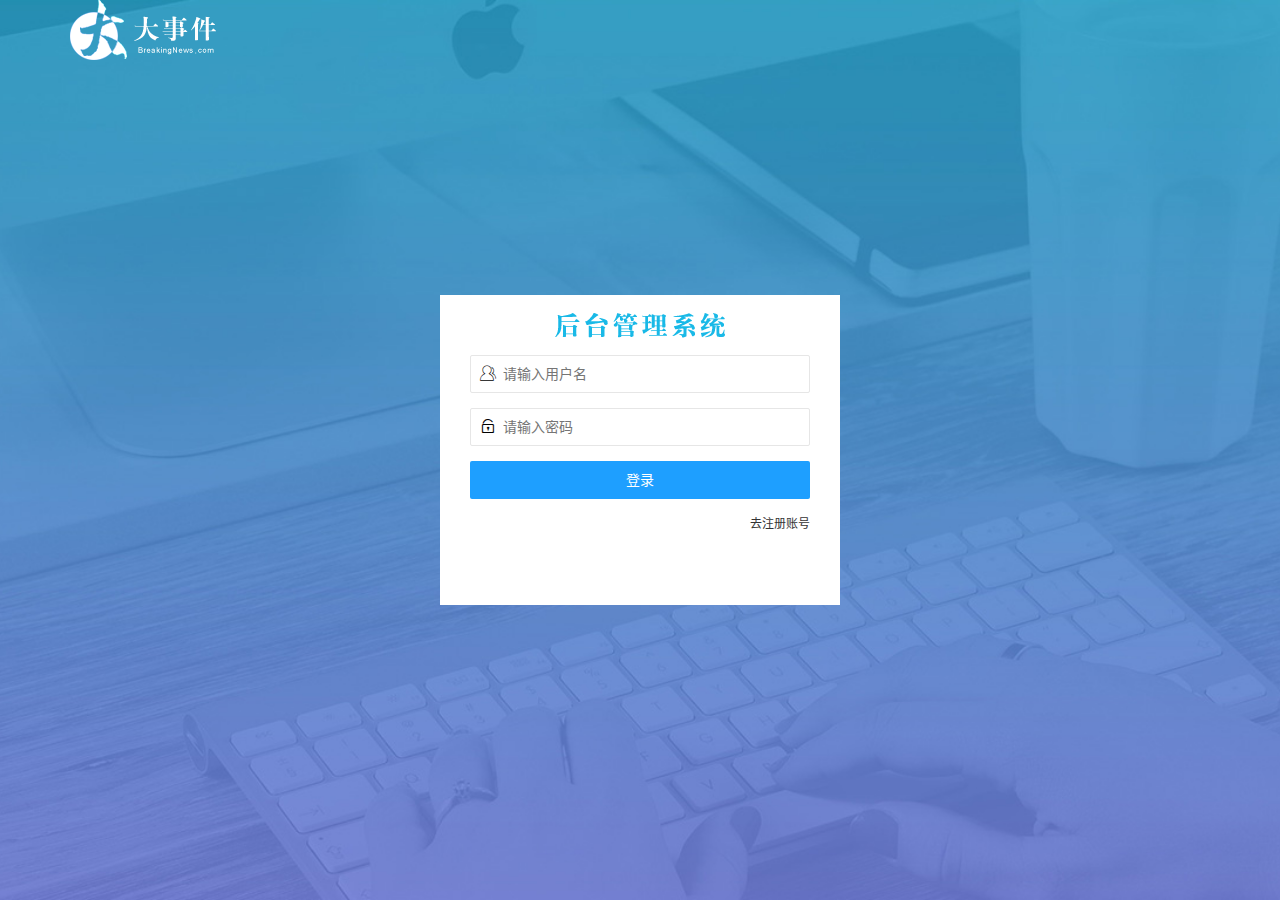
<file: login.html>
<!DOCTYPE html>
<html lang="zh-CN">

<head>
  <meta charset="UTF-8">
  <meta name="viewport" content="width=device-width, initial-scale=1.0">
  <title>大事件-登录/注册</title>
  <!-- 导入layUI样式 -->
  <link rel="stylesheet" href="./assets/lib/layui/css/layui.css">
  <link rel="stylesheet" href="./assets/css/login.css">
</head>

<body>
  <!-- 头部 logo区 -->
  <div class="layui-main">
    <img src="./assets/images/logo.png" alt="">
  </div>

  <!-- 登陆注册区 -->
  <div class="loginAndRegBox">
    <div class="title_box"></div>

    <!-- 登录 div -->
    <div class="login_box">
      <!-- 登录表单 -->
      <form id="form_login" class="layui-form">
        <!-- 用户名 -->
        <div class="layui-form-item">
          <i class="layui-icon layui-icon-user"></i>
          <input type="text" name="username" required lay-verify="required" placeholder="请输入用户名" autocomplete="off"
            class="layui-input">
        </div>
        <!-- 密码 -->
        <div class="layui-form-item">
          <i class="layui-icon layui-icon-password"></i>
          <input type="password" name="password" required lay-verify="required|pwd" placeholder="请输入密码"
            autocomplete="off" class="layui-input">
        </div>
        <!-- 按钮 -->
        <div class="layui-form-item">
          <button class="layui-btn layui-btn-fluid layui-btn-normal" lay-submit>登录</button>
        </div>
        <div class="layui-form-item links">
          <a id="link_reg" href="javascript:;">去注册账号</a>
        </div>
      </form>
    </div>

    <!-- 注册div -->
    <div class="reg_box">
      <!--注册表单 -->
      <form id="form_reg" class="layui-form">
        <!-- 用户名 -->
        <div class="layui-form-item">
          <i class="layui-icon layui-icon-user"></i>
          <input type="text" name="username" required lay-verify="required" placeholder="请输入用户名" autocomplete="off"
            class="layui-input">
        </div>
        <!-- 注册密码 -->
        <div class="layui-form-item">
          <i class="layui-icon layui-icon-password"></i>
          <input type="password" name="password" required lay-verify="required|pwd" placeholder="请输入密码"
            autocomplete="off" class="layui-input">
        </div>
        <!-- 密码确认 -->
        <div class="layui-form-item">
          <i class="layui-icon layui-icon-password"></i>
          <input type="password" name="repassword" required lay-verify="required|pwd|repwd" placeholder="再次确认密码"
            autocomplete="off" class="layui-input">
        </div>
        <!-- 注册按钮 -->
        <div class="layui-form-item">
          <button class="layui-btn layui-btn-fluid layui-btn-normal" lay-submit>注册</button>
        </div>
        <div class="layui-form-item links">
          <a id="link_login" href="javascript:;">去登录</a>
        </div>
      </form>
    </div>
  </div>

  <!-- 导入latuijs文件 -->
  <script src="/assets/lib/layui/layui.all.js"></script>
  <!-- 导入 JQuery -->
  <script src="/assets/lib/jquery.js"></script>
  <!-- 导入自己的base js -->
  <script src="/assets/js/baseAPI.js"></script>
  <!-- 导入自己的JS -->
  <script src="/assets/js/login.js"></script>
</body>

</html>
</file>
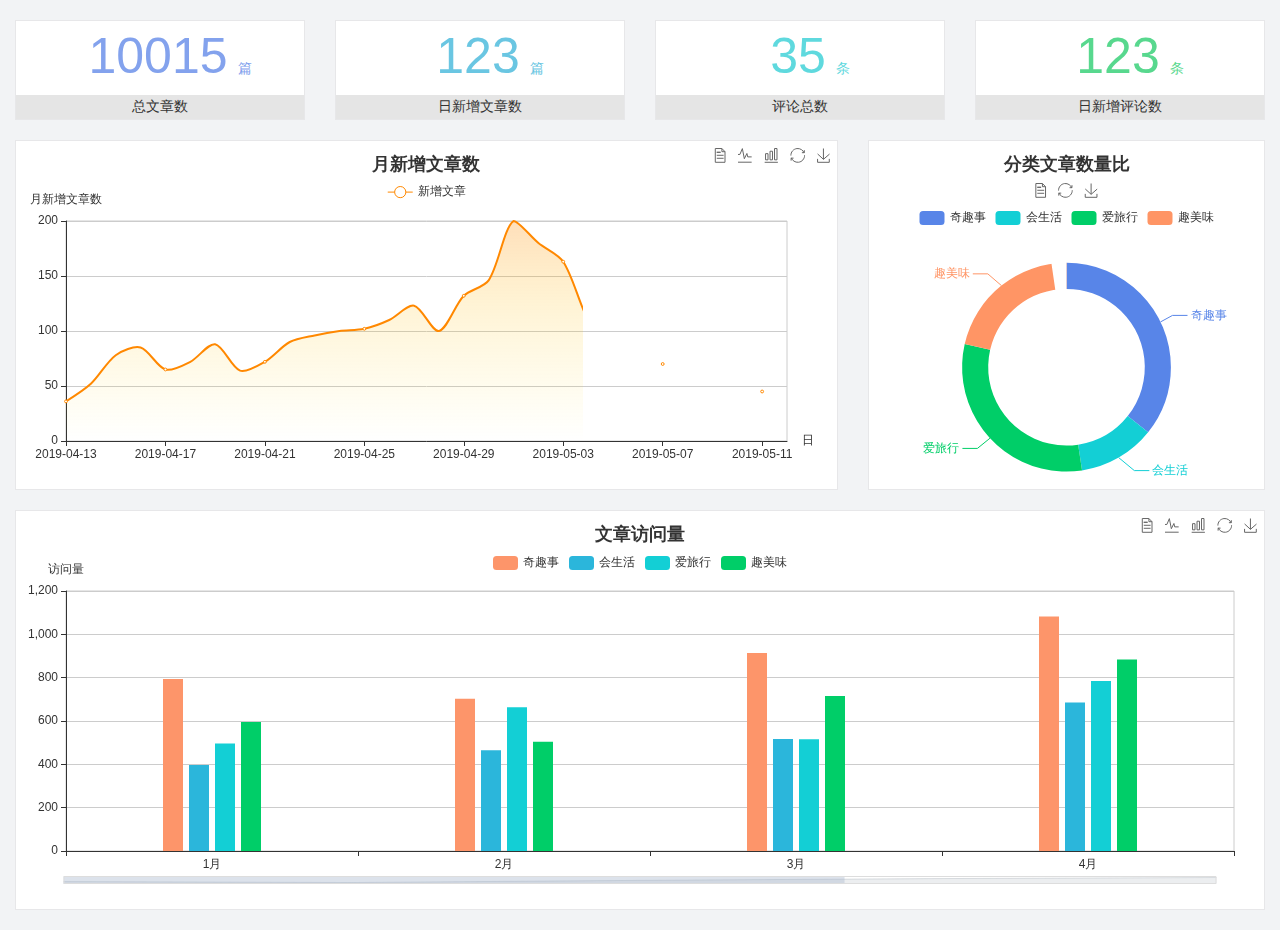
<file: home/dashboard.html>
<!DOCTYPE html>
<html lang="en">

<head>
  <meta charset="UTF-8">
  <meta name="viewport" content="width=device-width, initial-scale=1.0">
  <meta http-equiv="X-UA-Compatible" content="ie=edge">
  <title>图表统计</title>
  <link rel="stylesheet" href="../assets/lib/bootstrap.css" />
  <link rel="stylesheet" href="../assets/lib/main.css" />
  <script src="../assets/lib/jquery.js"></script>
  <script type="text/javascript" src="../assets/lib/echarts.min.js"></script>
</head>

<body>
  <div class="container-fluid">
    <div class="row spannel_list">
      <div class="col-sm-3 col-xs-6">
        <div class="spannel">
          <em>10015</em><span>篇</span>
          <b>总文章数</b>
        </div>
      </div>
      <div class="col-sm-3 col-xs-6">
        <div class="spannel scolor01">
          <em>123</em><span>篇</span>
          <b>日新增文章数</b>
        </div>
      </div>
      <div class="col-sm-3 col-xs-6">
        <div class="spannel scolor02">
          <em>35</em><span>条</span>
          <b>评论总数</b>
        </div>
      </div>
      <div class="col-sm-3 col-xs-6">
        <div class="spannel scolor03">
          <em>123</em><span>条</span>
          <b>日新增评论数</b>
        </div>
      </div>
    </div>
  </div>

  <div class="container-fluid">
    <div class="row curve-pie">
      <div class="col-lg-8 col-md-8">
        <div class="gragh_pannel" id="curve_show"></div>
      </div>
      <div class="col-lg-4 col-md-4">
        <div class="gragh_pannel" id="pie_show"></div>
      </div>
    </div>
  </div>

  <div class="container-fluid">
    <div class="column_pannel" id="column_show"></div>
  </div>

  <script>
    var oChart = echarts.init(document.getElementById('curve_show'));
    var aList_all = [
      { 'count': 36, 'date': '2019-04-13' },
      { 'count': 52, 'date': '2019-04-14' },
      { 'count': 78, 'date': '2019-04-15' },
      { 'count': 85, 'date': '2019-04-16' },
      { 'count': 65, 'date': '2019-04-17' },
      { 'count': 72, 'date': '2019-04-18' },
      { 'count': 88, 'date': '2019-04-19' },
      { 'count': 64, 'date': '2019-04-20' },
      { 'count': 72, 'date': '2019-04-21' },
      { 'count': 90, 'date': '2019-04-22' },
      { 'count': 96, 'date': '2019-04-23' },
      { 'count': 100, 'date': '2019-04-24' },
      { 'count': 102, 'date': '2019-04-25' },
      { 'count': 110, 'date': '2019-04-26' },
      { 'count': 123, 'date': '2019-04-27' },
      { 'count': 100, 'date': '2019-04-28' },
      { 'count': 132, 'date': '2019-04-29' },
      { 'count': 146, 'date': '2019-04-30' },
      { 'count': 200, 'date': '2019-05-01' },
      { 'count': 180, 'date': '2019-05-02' },
      { 'count': 163, 'date': '2019-05-03' },
      { 'count': 110, 'date': '2019-05-04' },
      { 'count': 80, 'date': '2019-05-05' },
      { 'count': 82, 'date': '2019-05-06' },
      { 'count': 70, 'date': '2019-05-07' },
      { 'count': 65, 'date': '2019-05-08' },
      { 'count': 54, 'date': '2019-05-09' },
      { 'count': 40, 'date': '2019-05-10' },
      { 'count': 45, 'date': '2019-05-11' },
      { 'count': 38, 'date': '2019-05-12' },
    ];

    let aCount = [];
    let aDate = [];

    for (var i = 0; i < aList_all.length; i++) {
      aCount.push(aList_all[i].count);
      aDate.push(aList_all[i].date);
    }

    var chartopt = {
      title: {
        text: '月新增文章数',
        left: 'center',
        top: '10'
      },
      tooltip: {
        trigger: 'axis'
      },
      legend: {
        data: ['新增文章'],
        top: '40'
      },
      toolbox: {
        show: true,
        feature: {
          mark: { show: true },
          dataView: { show: true, readOnly: false },
          magicType: { show: true, type: ['line', 'bar'] },
          restore: { show: true },
          saveAsImage: { show: true }
        }
      },
      calculable: true,
      xAxis: [
        {
          name: '日',
          type: 'category',
          boundaryGap: false,
          data: aDate
        }
      ],
      yAxis: [
        {
          name: '月新增文章数',
          type: 'value'
        }
      ],
      series: [
        {
          name: '新增文章',
          type: 'line',
          smooth: true,
          itemStyle: { normal: { areaStyle: { type: 'default' }, color: '#f80' }, lineStyle: { color: '#f80' } },
          data: aCount
        }],
      areaStyle: {
        normal: {
          color: new echarts.graphic.LinearGradient(0, 0, 0, 1, [{
            offset: 0,
            color: 'rgba(255,136,0,0.39)'
          }, {
            offset: .34,
            color: 'rgba(255,180,0,0.25)'
          }, {
            offset: 1,
            color: 'rgba(255,222,0,0.00)'
          }])

        }
      },
      grid: {
        show: true,
        x: 50,
        x2: 50,
        y: 80,
        height: 220
      }
    };

    oChart.setOption(chartopt);


    var oPie = echarts.init(document.getElementById('pie_show'));
    var oPieopt =
    {
      title: {
        top: 10,
        text: '分类文章数量比',
        x: 'center'
      },
      tooltip: {
        trigger: 'item',
        formatter: "{a} <br/>{b} : {c} ({d}%)"
      },
      color: ['#5885e8', '#13cfd5', '#00ce68', '#ff9565'],
      legend: {
        x: 'center',
        top: 65,
        data: ['奇趣事', '会生活', '爱旅行', '趣美味']
      },
      toolbox: {
        show: true,
        x: 'center',
        top: 35,
        feature: {
          mark: { show: true },
          dataView: { show: true, readOnly: false },
          magicType: {
            show: true,
            type: ['pie', 'funnel'],
            option: {
              funnel: {
                x: '25%',
                width: '50%',
                funnelAlign: 'left',
                max: 1548
              }
            }
          },
          restore: { show: true },
          saveAsImage: { show: true }
        }
      },
      calculable: true,
      series: [
        {
          name: '访问来源',
          type: 'pie',
          radius: ['45%', '60%'],
          center: ['50%', '65%'],
          data: [
            { value: 300, name: '奇趣事' },
            { value: 100, name: '会生活' },
            { value: 260, name: '爱旅行' },
            { value: 180, name: '趣美味' }
          ]
        }
      ]
    };
    oPie.setOption(oPieopt);



    var oColumn = this.echarts.init(document.getElementById('column_show'));
    var oColumnopt =
    {
      title: {
        text: '文章访问量',
        left: 'center',
        top: '10'
      },
      tooltip: {
        trigger: 'axis'
      },
      legend: {
        data: ['奇趣事', '会生活', '爱旅行', '趣美味'],
        top: '40'
      },
      toolbox: {
        show: true,
        feature: {
          mark: { show: true },
          dataView: { show: true, readOnly: false },
          magicType: { show: true, type: ['line', 'bar'] },
          restore: { show: true },
          saveAsImage: { show: true }
        }
      },
      calculable: true,
      xAxis: [
        {
          type: 'category',
          data: ['1月', '2月', '3月', '4月', '5月']
        }
      ],
      yAxis: [
        {
          name: '访问量',
          type: 'value'
        }
      ],
      series: [
        {
          name: '奇趣事',
          type: 'bar',
          barWidth: 20,
          itemStyle: {
            normal: { areaStyle: { type: 'default' }, color: '#fd956a' }
          },
          data: [800, 708, 920, 1090, 1200]
        },
        {
          name: '会生活',
          type: 'bar',
          barWidth: 20,
          itemStyle: {
            normal: { areaStyle: { type: 'default' }, color: '#2bb6db' }
          },
          data: [400, 468, 520, 690, 800]
        },
        {
          name: '爱旅行',
          type: 'bar',
          barWidth: 20,
          itemStyle: {
            normal: { areaStyle: { type: 'default' }, color: '#13cfd5' }
          },
          data: [500, 668, 520, 790, 900]
        },
        {
          name: '趣美味',
          type: 'bar',
          barWidth: 20,
          itemStyle: {
            normal: { areaStyle: { type: 'default' }, color: '#00ce68' }
          },
          data: [600, 508, 720, 890, 1000]
        }
      ],
      grid: {
        show: true,
        x: 50,
        x2: 30,
        y: 80,
        height: 260
      },
      dataZoom: [//给x轴设置滚动条
        {
          start: 0,//默认为0
          end: 100 - 1000 / 31,//默认为100
          type: 'slider',
          show: true,
          xAxisIndex: [0],
          handleSize: 0,//滑动条的 左右2个滑动条的大小
          height: 8,//组件高度
          left: 45, //左边的距离
          right: 50,//右边的距离
          bottom: 26,//右边的距离
          handleColor: '#ddd',//h滑动图标的颜色
          handleStyle: {
            borderColor: "#cacaca",
            borderWidth: "1",
            shadowBlur: 2,
            background: "#ddd",
            shadowColor: "#ddd",
          }
        }]
    };
    oColumn.setOption(oColumnopt);
  </script>
</body>

</html>
</file>
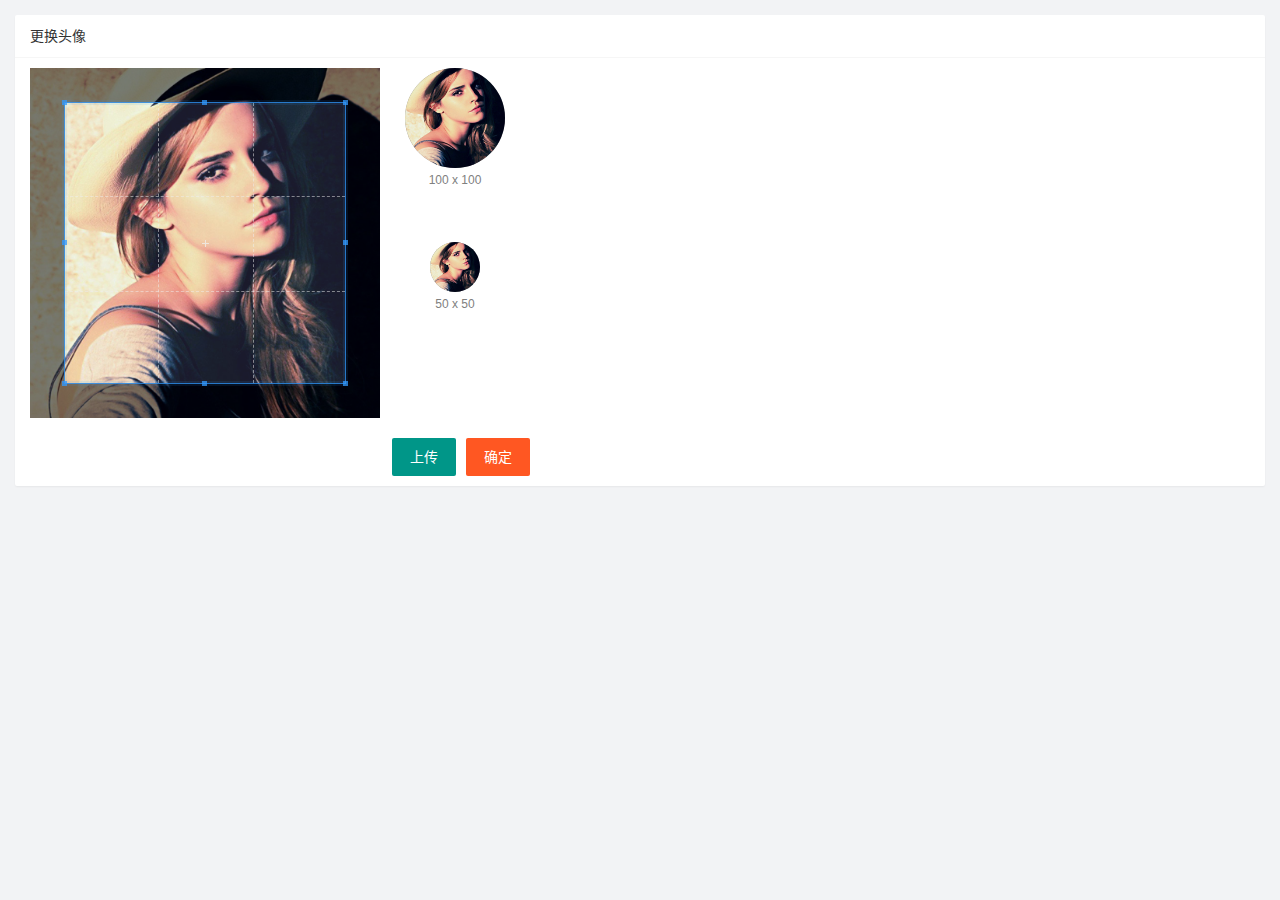
<file: user/user_avatar.html>
<!DOCTYPE html>
<html lang="zh-CN">

<head>
  <meta charset="UTF-8">
  <meta name="viewport" content="width=device-width, initial-scale=1.0">
  <title>Document</title>
  <link rel="stylesheet" href="/assets/lib/layui/css/layui.css">
  <link rel="stylesheet" href="/assets/lib/cropper/cropper.css">
  <link rel="stylesheet" href="/assets/css/user/user_avatar.css">
</head>

<body>
  <!-- 卡片区域 -->
  <div class="layui-card">
    <div class="layui-card-header">更换头像</div>
    <div class="layui-card-body">
      <!-- 第一行的图片裁剪和预览区域 -->
      <div class="row1">
        <!-- 图片裁剪区域 -->
        <div class="cropper-box">
          <!-- 这个 img 标签很重要，将来会把它初始化为裁剪区域 -->
          <img id="image" src="/assets/images/sample.jpg" />
        </div>
        <!-- 图片的预览区域 -->
        <div class="preview-box">
          <div>
            <!-- 宽高为 100px 的预览区域 -->
            <div class="img-preview w100"></div>
            <p class="size">100 x 100</p>
          </div>
          <div>
            <!-- 宽高为 50px 的预览区域 -->
            <div class="img-preview w50"></div>
            <p class="size">50 x 50</p>
          </div>
        </div>
      </div>
      <!-- 第二行的按钮区域 -->
      <div class="row2">
        <!-- accept属性  指定允许用户选择什么类型文件 -->
        <input accept="image/png,image/jpeg" type="file" id="file" style="display: none;">
        <button id="btnChooseImage" type="button" class="layui-btn">上传</button>
        <button id="btnUpload" type="button" class="layui-btn layui-btn-danger">确定</button>
      </div>
    </div>
  </div>
  <script src="/assets/lib/layui/layui.all.js"></script>
  <script src="/assets/lib/jquery.js"></script>
  <script src="/assets/lib/cropper/Cropper.js"></script>
  <script src="/assets/lib/cropper/jquery-cropper.js"></script>
  <script src="/assets/js/baseAPI.js"></script>
  <script src="/assets/js/user/user_avatar.js"></script>
</body>

</html>
</file>
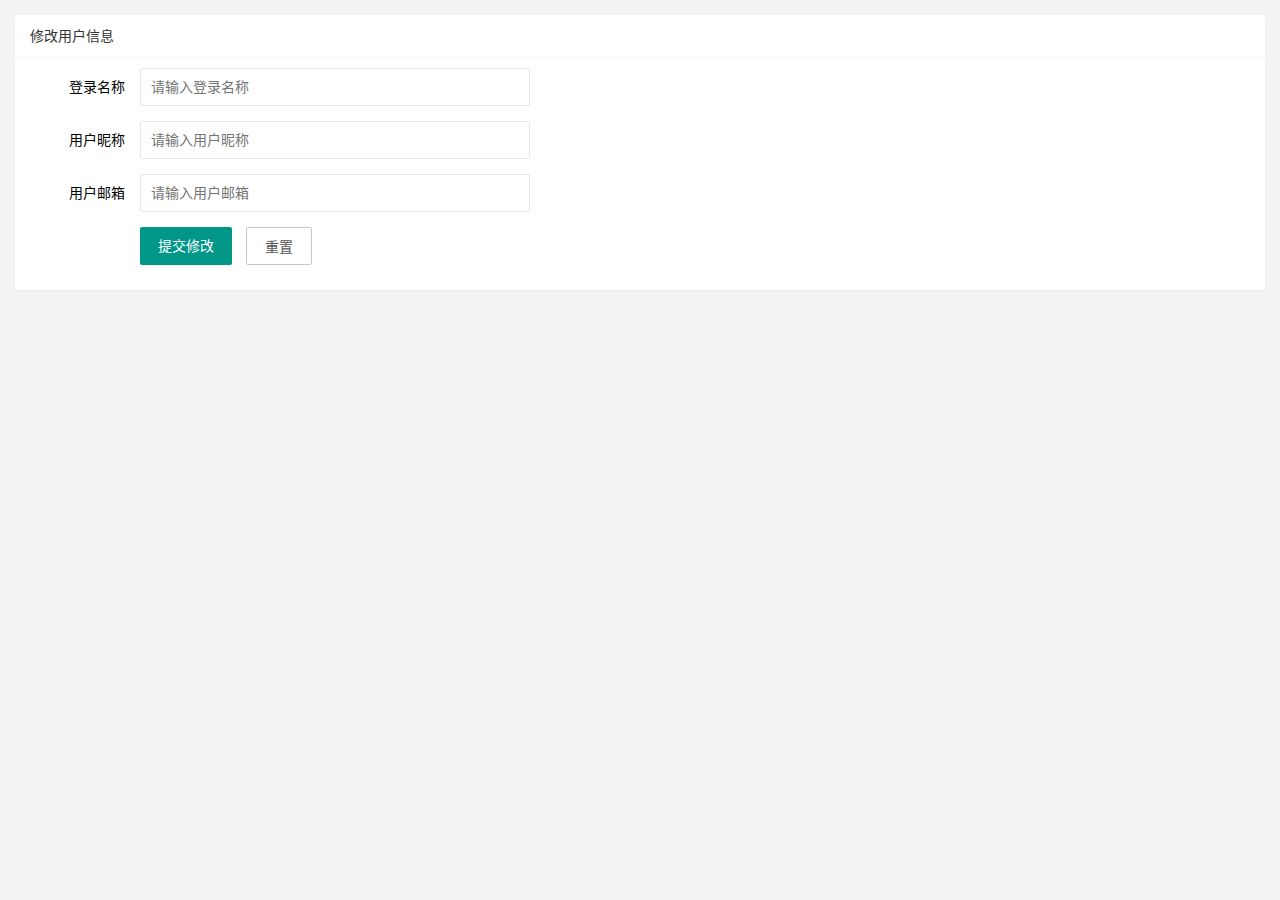
<file: user/user_info.html>
<!DOCTYPE html>
<html lang="zh-CN">

<head>
  <meta charset="UTF-8">
  <meta name="viewport" content="width=device-width, initial-scale=1.0">
  <title>Document</title>
  <link rel="stylesheet" href="/assets/lib/layui/css/layui.css">
  <link rel="stylesheet" href="/assets/css/user/user_info.css">
</head>

<body>
  <!-- 卡片区 -->
  <div class="layui-card">
    <div class="layui-card-header">修改用户信息</div>
    <div class="layui-card-body">
      <!-- form表单区 -->
      <form lay-filter="formUserInfo" class="layui-form">
        <!-- 隐藏域 -->
        <input type="hidden" name="id">
        <div class="layui-form-item">
          <label class="layui-form-label">登录名称</label>
          <div class="layui-input-block">
            <!-- readonly 设置为只读 -->
            <input readonly type="text" name="username" required lay-verify="required" placeholder="请输入登录名称"
              autocomplete="off" class="layui-input">
          </div>
        </div>
        <div class="layui-form-item">
          <label class="layui-form-label">用户昵称</label>
          <div class="layui-input-block">
            <input type="text" name="nickname" required lay-verify="required|nickName" placeholder="请输入用户昵称"
              autocomplete="off" class="layui-input">
          </div>
        </div>
        <div class="layui-form-item">
          <label class="layui-form-label">用户邮箱</label>
          <div class="layui-input-block">
            <input type="text" name="email" required lay-verify="required|email" placeholder="请输入用户邮箱"
              autocomplete="off" class="layui-input">
          </div>
        </div>
        <div class="layui-form-item">
          <div class="layui-input-block">
            <button class="layui-btn" lay-submit lay-filter="formDemo">提交修改</button>
            <button id="btnReset" type="reset" class="layui-btn layui-btn-primary">重置</button>
          </div>
        </div>
      </form>
    </div>
  </div>
  <script src="/assets/lib/layui/layui.all.js"></script>
  <script src="/assets/lib/jquery.js"></script>
  <script src="/assets/js/baseAPI.js"></script>
  <script src="/assets/js/user/user_info.js"></script>
</body>

</html>
</file>
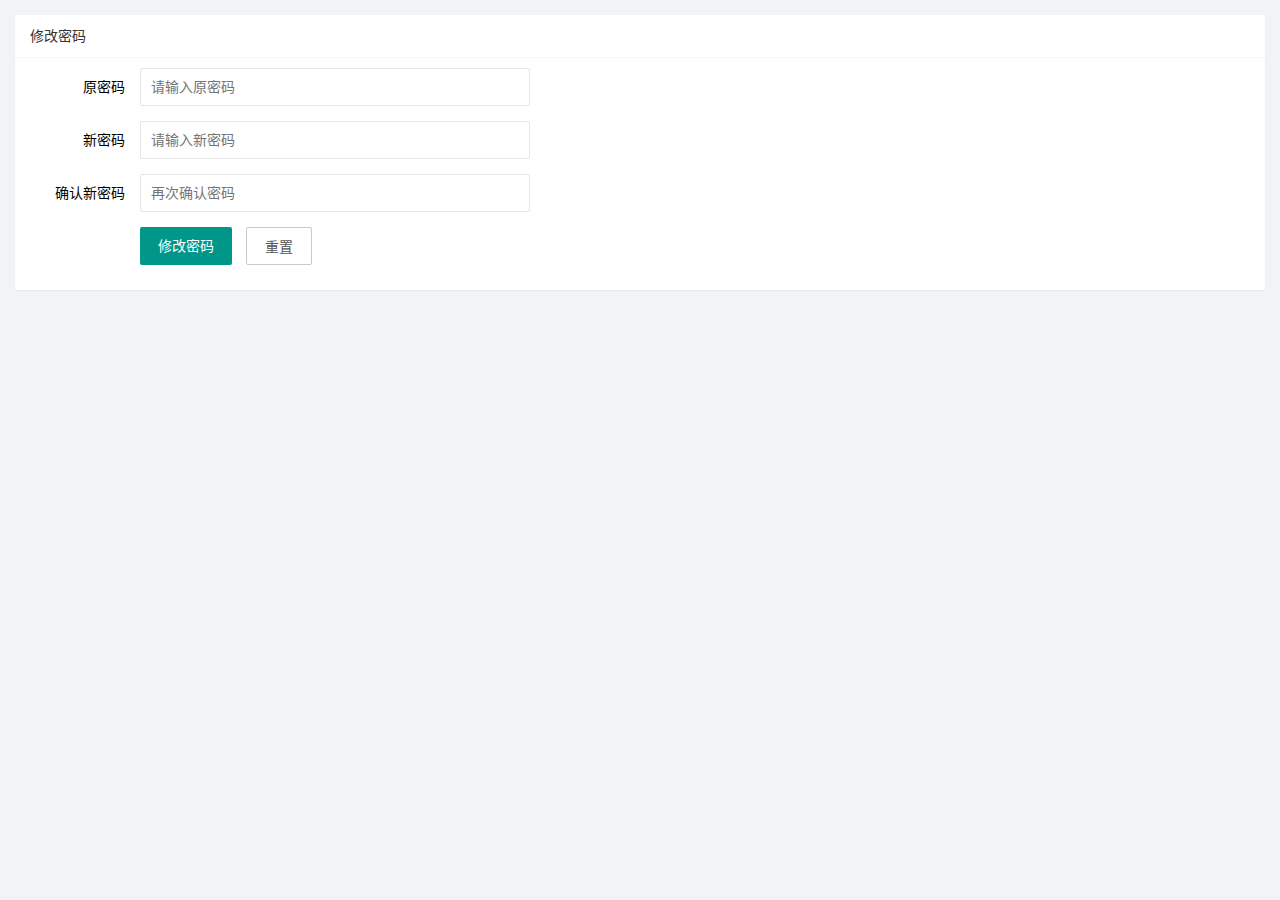
<file: user/user_pwd.html>
<!DOCTYPE html>
<html lang="zh-CN">

<head>
  <meta charset="UTF-8">
  <meta name="viewport" content="width=device-width, initial-scale=1.0">
  <title>Document</title>
  <link rel="stylesheet" href="/assets/lib/layui/css/layui.css">
  <link rel="stylesheet" href="/assets/css/user/user_pwd.css">
</head>

<body>
  <!-- 卡片区 -->
  <div class="layui-card">
    <div class="layui-card-header">修改密码</div>
    <div class="layui-card-body">
      <form class="layui-form">
        <div class="layui-form-item">
          <label class="layui-form-label">原密码</label>
          <div class="layui-input-block">
            <input type="text" name="oldPwd" required lay-verify="required|pwd" placeholder="请输入原密码" autocomplete="off"
              class="layui-input">
          </div>
        </div>
        <div class="layui-form-item">
          <label class="layui-form-label">新密码</label>
          <div class="layui-input-block">
            <input type="text" name="newPwd" required lay-verify="required|pwd|samePwd" placeholder="请输入新密码"
              autocomplete="off" class="layui-input">
          </div>
        </div>
        <div class="layui-form-item">
          <label class="layui-form-label">确认新密码</label>
          <div class="layui-input-block">
            <input type="text" name="rePwd" required lay-verify="required|pwd|rePwd" placeholder="再次确认密码"
              autocomplete="off" class="layui-input">
          </div>
        </div>
        <div class="layui-form-item">
          <div class="layui-input-block">
            <button class="layui-btn" lay-submit lay-filter="formDemo">修改密码</button>
            <button type="reset" class="layui-btn layui-btn-primary">重置</button>
          </div>
        </div>
      </form>
    </div>
  </div>
  <script src="/assets/lib/layui/layui.all.js"></script>
  <script src="/assets/lib/jquery.js"></script>
  <script src="/assets/js/baseAPI.js"></script>
  <script src="/assets/js/user/user_pwd.js"></script>
</body>

</html>
</file>
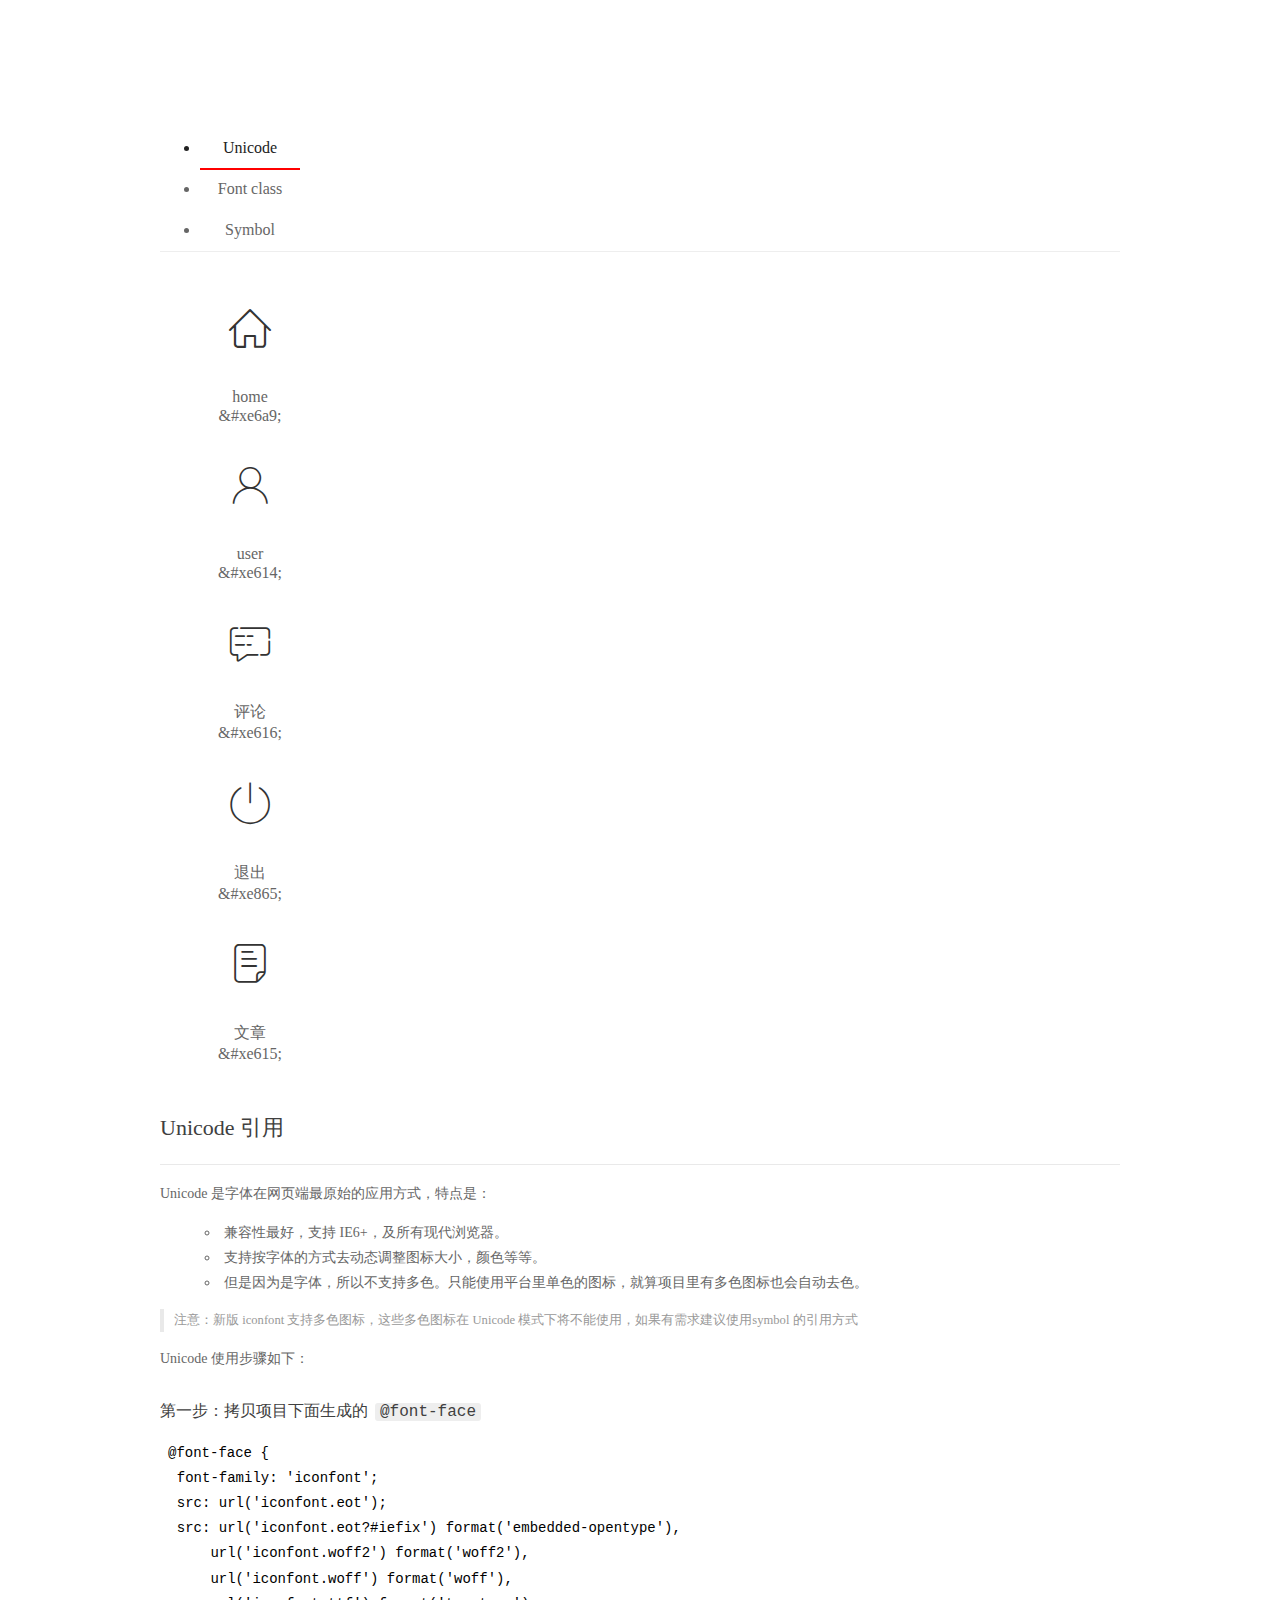
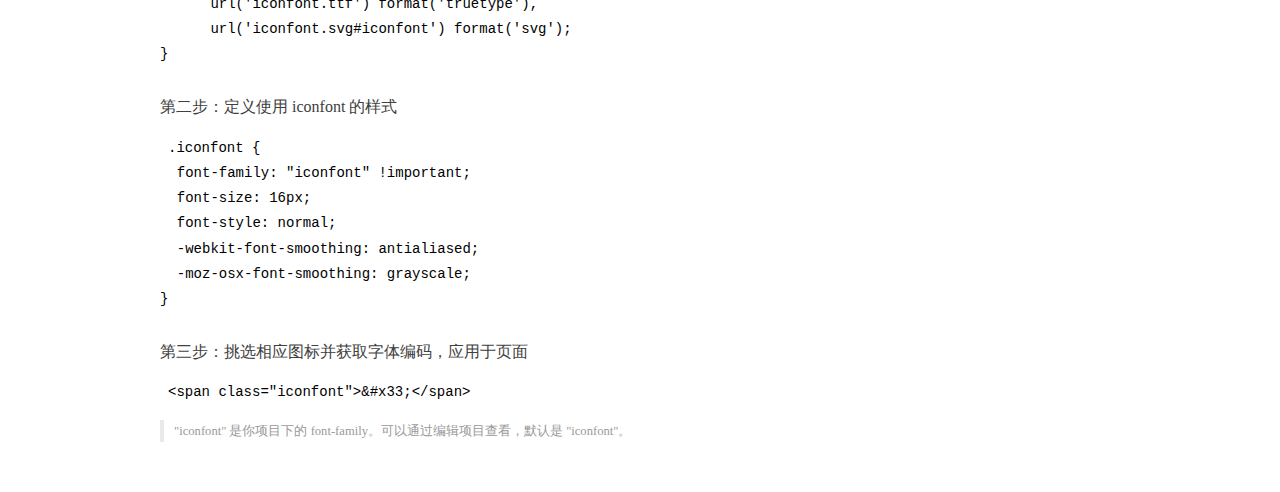
<file: assets/fonts/demo_index.html>
<!DOCTYPE html>
<html>

<head>
  <meta charset="utf-8" />
  <title>IconFont Demo</title>
  <link rel="shortcut icon" href="https://gtms04.alicdn.com/tps/i4/TB1_oz6GVXXXXaFXpXXJDFnIXXX-64-64.ico"
    type="image/x-icon" />
  <link rel="stylesheet" href="https://g.alicdn.com/thx/cube/1.3.2/cube.min.css">
  <link rel="stylesheet" href="demo.css">
  <link rel="stylesheet" href="iconfont.css">
  <script src="iconfont.js"></script>
  <!-- jQuery -->
  <script src="https://a1.alicdn.com/oss/uploads/2018/12/26/7bfddb60-08e8-11e9-9b04-53e73bb6408b.js"></script>
  <!-- 代码高亮 -->
  <script src="https://a1.alicdn.com/oss/uploads/2018/12/26/a3f714d0-08e6-11e9-8a15-ebf944d7534c.js"></script>
</head>

<body>
  <div class="main">
    <h1 class="logo"><a href="https://www.iconfont.cn/" title="iconfont 首页" target="_blank">&#xe86b;</a></h1>
    <div class="nav-tabs">
      <ul id="tabs" class="dib-box">
        <li class="dib active"><span>Unicode</span></li>
        <li class="dib"><span>Font class</span></li>
        <li class="dib"><span>Symbol</span></li>
      </ul>

    </div>
    <div class="tab-container">
      <div class="content unicode" style="display: block;">
        <ul class="icon_lists dib-box">

          <li class="dib">
            <span class="icon iconfont">&#xe6a9;</span>
            <div class="name">home</div>
            <div class="code-name">&amp;#xe6a9;</div>
          </li>

          <li class="dib">
            <span class="icon iconfont">&#xe614;</span>
            <div class="name">user</div>
            <div class="code-name">&amp;#xe614;</div>
          </li>

          <li class="dib">
            <span class="icon iconfont">&#xe616;</span>
            <div class="name">评论</div>
            <div class="code-name">&amp;#xe616;</div>
          </li>

          <li class="dib">
            <span class="icon iconfont">&#xe865;</span>
            <div class="name">退出</div>
            <div class="code-name">&amp;#xe865;</div>
          </li>

          <li class="dib">
            <span class="icon iconfont">&#xe615;</span>
            <div class="name">文章</div>
            <div class="code-name">&amp;#xe615;</div>
          </li>

        </ul>
        <div class="article markdown">
          <h2 id="unicode-">Unicode 引用</h2>
          <hr>

          <p>Unicode 是字体在网页端最原始的应用方式，特点是：</p>
          <ul>
            <li>兼容性最好，支持 IE6+，及所有现代浏览器。</li>
            <li>支持按字体的方式去动态调整图标大小，颜色等等。</li>
            <li>但是因为是字体，所以不支持多色。只能使用平台里单色的图标，就算项目里有多色图标也会自动去色。</li>
          </ul>
          <blockquote>
            <p>注意：新版 iconfont 支持多色图标，这些多色图标在 Unicode 模式下将不能使用，如果有需求建议使用symbol 的引用方式</p>
          </blockquote>
          <p>Unicode 使用步骤如下：</p>
          <h3 id="-font-face">第一步：拷贝项目下面生成的 <code>@font-face</code></h3>
          <pre><code class="language-css"
>@font-face {
  font-family: 'iconfont';
  src: url('iconfont.eot');
  src: url('iconfont.eot?#iefix') format('embedded-opentype'),
      url('iconfont.woff2') format('woff2'),
      url('iconfont.woff') format('woff'),
      url('iconfont.ttf') format('truetype'),
      url('iconfont.svg#iconfont') format('svg');
}
</code></pre>
          <h3 id="-iconfont-">第二步：定义使用 iconfont 的样式</h3>
          <pre><code class="language-css"
>.iconfont {
  font-family: "iconfont" !important;
  font-size: 16px;
  font-style: normal;
  -webkit-font-smoothing: antialiased;
  -moz-osx-font-smoothing: grayscale;
}
</code></pre>
          <h3 id="-">第三步：挑选相应图标并获取字体编码，应用于页面</h3>
          <pre>
<code class="language-html"
>&lt;span class="iconfont"&gt;&amp;#x33;&lt;/span&gt;
</code></pre>
          <blockquote>
            <p>"iconfont" 是你项目下的 font-family。可以通过编辑项目查看，默认是 "iconfont"。</p>
          </blockquote>
        </div>
      </div>
      <div class="content font-class">
        <ul class="icon_lists dib-box">

          <li class="dib">
            <span class="icon iconfont icon-home"></span>
            <div class="name">
              home
            </div>
            <div class="code-name">.icon-home
            </div>
          </li>

          <li class="dib">
            <span class="icon iconfont icon-user"></span>
            <div class="name">
              user
            </div>
            <div class="code-name">.icon-user
            </div>
          </li>

          <li class="dib">
            <span class="icon iconfont icon-pinglun"></span>
            <div class="name">
              评论
            </div>
            <div class="code-name">.icon-pinglun
            </div>
          </li>

          <li class="dib">
            <span class="icon iconfont icon-tuichu"></span>
            <div class="name">
              退出
            </div>
            <div class="code-name">.icon-tuichu
            </div>
          </li>

          <li class="dib">
            <span class="icon iconfont icon-16"></span>
            <div class="name">
              文章
            </div>
            <div class="code-name">.icon-16
            </div>
          </li>

        </ul>
        <div class="article markdown">
          <h2 id="font-class-">font-class 引用</h2>
          <hr>

          <p>font-class 是 Unicode 使用方式的一种变种，主要是解决 Unicode 书写不直观，语意不明确的问题。</p>
          <p>与 Unicode 使用方式相比，具有如下特点：</p>
          <ul>
            <li>兼容性良好，支持 IE8+，及所有现代浏览器。</li>
            <li>相比于 Unicode 语意明确，书写更直观。可以很容易分辨这个 icon 是什么。</li>
            <li>因为使用 class 来定义图标，所以当要替换图标时，只需要修改 class 里面的 Unicode 引用。</li>
            <li>不过因为本质上还是使用的字体，所以多色图标还是不支持的。</li>
          </ul>
          <p>使用步骤如下：</p>
          <h3 id="-fontclass-">第一步：引入项目下面生成的 fontclass 代码：</h3>
          <pre><code class="language-html">&lt;link rel="stylesheet" href="./iconfont.css"&gt;
</code></pre>
          <h3 id="-">第二步：挑选相应图标并获取类名，应用于页面：</h3>
          <pre><code class="language-html">&lt;span class="iconfont icon-xxx"&gt;&lt;/span&gt;
</code></pre>
          <blockquote>
            <p>"
              iconfont" 是你项目下的 font-family。可以通过编辑项目查看，默认是 "iconfont"。</p>
          </blockquote>
        </div>
      </div>
      <div class="content symbol">
        <ul class="icon_lists dib-box">

          <li class="dib">
            <svg class="icon svg-icon" aria-hidden="true">
              <use xlink:href="#icon-home"></use>
            </svg>
            <div class="name">home</div>
            <div class="code-name">#icon-home</div>
          </li>

          <li class="dib">
            <svg class="icon svg-icon" aria-hidden="true">
              <use xlink:href="#icon-user"></use>
            </svg>
            <div class="name">user</div>
            <div class="code-name">#icon-user</div>
          </li>

          <li class="dib">
            <svg class="icon svg-icon" aria-hidden="true">
              <use xlink:href="#icon-pinglun"></use>
            </svg>
            <div class="name">评论</div>
            <div class="code-name">#icon-pinglun</div>
          </li>

          <li class="dib">
            <svg class="icon svg-icon" aria-hidden="true">
              <use xlink:href="#icon-tuichu"></use>
            </svg>
            <div class="name">退出</div>
            <div class="code-name">#icon-tuichu</div>
          </li>

          <li class="dib">
            <svg class="icon svg-icon" aria-hidden="true">
              <use xlink:href="#icon-16"></use>
            </svg>
            <div class="name">文章</div>
            <div class="code-name">#icon-16</div>
          </li>

        </ul>
        <div class="article markdown">
          <h2 id="symbol-">Symbol 引用</h2>
          <hr>

          <p>这是一种全新的使用方式，应该说这才是未来的主流，也是平台目前推荐的用法。相关介绍可以参考这篇<a href="">文章</a>
            这种用法其实是做了一个 SVG 的集合，与另外两种相比具有如下特点：</p>
          <ul>
            <li>支持多色图标了，不再受单色限制。</li>
            <li>通过一些技巧，支持像字体那样，通过 <code>font-size</code>, <code>color</code> 来调整样式。</li>
            <li>兼容性较差，支持 IE9+，及现代浏览器。</li>
            <li>浏览器渲染 SVG 的性能一般，还不如 png。</li>
          </ul>
          <p>使用步骤如下：</p>
          <h3 id="-symbol-">第一步：引入项目下面生成的 symbol 代码：</h3>
          <pre><code class="language-html">&lt;script src="./iconfont.js"&gt;&lt;/script&gt;
</code></pre>
          <h3 id="-css-">第二步：加入通用 CSS 代码（引入一次就行）：</h3>
          <pre><code class="language-html">&lt;style&gt;
.icon {
  width: 1em;
  height: 1em;
  vertical-align: -0.15em;
  fill: currentColor;
  overflow: hidden;
}
&lt;/style&gt;
</code></pre>
          <h3 id="-">第三步：挑选相应图标并获取类名，应用于页面：</h3>
          <pre><code class="language-html">&lt;svg class="icon" aria-hidden="true"&gt;
  &lt;use xlink:href="#icon-xxx"&gt;&lt;/use&gt;
&lt;/svg&gt;
</code></pre>
        </div>
      </div>

    </div>
  </div>
  <script>
    $(document).ready(function () {
      $('.tab-container .content:first').show()

      $('#tabs li').click(function (e) {
        var tabContent = $('.tab-container .content')
        var index = $(this).index()

        if ($(this).hasClass('active')) {
          return
        } else {
          $('#tabs li').removeClass('active')
          $(this).addClass('active')

          tabContent.hide().eq(index).fadeIn()
        }
      })
    })
  </script>
</body>

</html>
</file>
<file: assets/lib/layui/css/layui.css>
/** layui-v2.5.5 MIT License By https://www.layui.com */
 .layui-inline,img{display:inline-block;vertical-align:middle}h1,h2,h3,h4,h5,h6{font-weight:400}.layui-edge,.layui-header,.layui-inline,.layui-main{position:relative}.layui-body,.layui-edge,.layui-elip{overflow:hidden}.layui-btn,.layui-edge,.layui-inline,img{vertical-align:middle}.layui-btn,.layui-disabled,.layui-icon,.layui-unselect{-moz-user-select:none;-webkit-user-select:none;-ms-user-select:none}.layui-elip,.layui-form-checkbox span,.layui-form-pane .layui-form-label{text-overflow:ellipsis;white-space:nowrap}.layui-breadcrumb,.layui-tree-btnGroup{visibility:hidden}blockquote,body,button,dd,div,dl,dt,form,h1,h2,h3,h4,h5,h6,input,li,ol,p,pre,td,textarea,th,ul{margin:0;padding:0;-webkit-tap-highlight-color:rgba(0,0,0,0)}a:active,a:hover{outline:0}img{border:none}li{list-style:none}table{border-collapse:collapse;border-spacing:0}h4,h5,h6{font-size:100%}button,input,optgroup,option,select,textarea{font-family:inherit;font-size:inherit;font-style:inherit;font-weight:inherit;outline:0}pre{white-space:pre-wrap;white-space:-moz-pre-wrap;white-space:-pre-wrap;white-space:-o-pre-wrap;word-wrap:break-word}body{line-height:24px;font:14px Helvetica Neue,Helvetica,PingFang SC,Tahoma,Arial,sans-serif}hr{height:1px;margin:10px 0;border:0;clear:both}a{color:#333;text-decoration:none}a:hover{color:#777}a cite{font-style:normal;*cursor:pointer}.layui-border-box,.layui-border-box *{box-sizing:border-box}.layui-box,.layui-box *{box-sizing:content-box}.layui-clear{clear:both;*zoom:1}.layui-clear:after{content:'\20';clear:both;*zoom:1;display:block;height:0}.layui-inline{*display:inline;*zoom:1}.layui-edge{display:inline-block;width:0;height:0;border-width:6px;border-style:dashed;border-color:transparent}.layui-edge-top{top:-4px;border-bottom-color:#999;border-bottom-style:solid}.layui-edge-right{border-left-color:#999;border-left-style:solid}.layui-edge-bottom{top:2px;border-top-color:#999;border-top-style:solid}.layui-edge-left{border-right-color:#999;border-right-style:solid}.layui-disabled,.layui-disabled:hover{color:#d2d2d2!important;cursor:not-allowed!important}.layui-circle{border-radius:100%}.layui-show{display:block!important}.layui-hide{display:none!important}@font-face{font-family:layui-icon;src:url(../font/iconfont.eot?v=250);src:url(../font/iconfont.eot?v=250#iefix) format('embedded-opentype'),url(../font/iconfont.woff2?v=250) format('woff2'),url(../font/iconfont.woff?v=250) format('woff'),url(../font/iconfont.ttf?v=250) format('truetype'),url(../font/iconfont.svg?v=250#layui-icon) format('svg')}.layui-icon{font-family:layui-icon!important;font-size:16px;font-style:normal;-webkit-font-smoothing:antialiased;-moz-osx-font-smoothing:grayscale}.layui-icon-reply-fill:before{content:"\e611"}.layui-icon-set-fill:before{content:"\e614"}.layui-icon-menu-fill:before{content:"\e60f"}.layui-icon-search:before{content:"\e615"}.layui-icon-share:before{content:"\e641"}.layui-icon-set-sm:before{content:"\e620"}.layui-icon-engine:before{content:"\e628"}.layui-icon-close:before{content:"\1006"}.layui-icon-close-fill:before{content:"\1007"}.layui-icon-chart-screen:before{content:"\e629"}.layui-icon-star:before{content:"\e600"}.layui-icon-circle-dot:before{content:"\e617"}.layui-icon-chat:before{content:"\e606"}.layui-icon-release:before{content:"\e609"}.layui-icon-list:before{content:"\e60a"}.layui-icon-chart:before{content:"\e62c"}.layui-icon-ok-circle:before{content:"\1005"}.layui-icon-layim-theme:before{content:"\e61b"}.layui-icon-table:before{content:"\e62d"}.layui-icon-right:before{content:"\e602"}.layui-icon-left:before{content:"\e603"}.layui-icon-cart-simple:before{content:"\e698"}.layui-icon-face-cry:before{content:"\e69c"}.layui-icon-face-smile:before{content:"\e6af"}.layui-icon-survey:before{content:"\e6b2"}.layui-icon-tree:before{content:"\e62e"}.layui-icon-upload-circle:before{content:"\e62f"}.layui-icon-add-circle:before{content:"\e61f"}.layui-icon-download-circle:before{content:"\e601"}.layui-icon-templeate-1:before{content:"\e630"}.layui-icon-util:before{content:"\e631"}.layui-icon-face-surprised:before{content:"\e664"}.layui-icon-edit:before{content:"\e642"}.layui-icon-speaker:before{content:"\e645"}.layui-icon-down:before{content:"\e61a"}.layui-icon-file:before{content:"\e621"}.layui-icon-layouts:before{content:"\e632"}.layui-icon-rate-half:before{content:"\e6c9"}.layui-icon-add-circle-fine:before{content:"\e608"}.layui-icon-prev-circle:before{content:"\e633"}.layui-icon-read:before{content:"\e705"}.layui-icon-404:before{content:"\e61c"}.layui-icon-carousel:before{content:"\e634"}.layui-icon-help:before{content:"\e607"}.layui-icon-code-circle:before{content:"\e635"}.layui-icon-water:before{content:"\e636"}.layui-icon-username:before{content:"\e66f"}.layui-icon-find-fill:before{content:"\e670"}.layui-icon-about:before{content:"\e60b"}.layui-icon-location:before{content:"\e715"}.layui-icon-up:before{content:"\e619"}.layui-icon-pause:before{content:"\e651"}.layui-icon-date:before{content:"\e637"}.layui-icon-layim-uploadfile:before{content:"\e61d"}.layui-icon-delete:before{content:"\e640"}.layui-icon-play:before{content:"\e652"}.layui-icon-top:before{content:"\e604"}.layui-icon-friends:before{content:"\e612"}.layui-icon-refresh-3:before{content:"\e9aa"}.layui-icon-ok:before{content:"\e605"}.layui-icon-layer:before{content:"\e638"}.layui-icon-face-smile-fine:before{content:"\e60c"}.layui-icon-dollar:before{content:"\e659"}.layui-icon-group:before{content:"\e613"}.layui-icon-layim-download:before{content:"\e61e"}.layui-icon-picture-fine:before{content:"\e60d"}.layui-icon-link:before{content:"\e64c"}.layui-icon-diamond:before{content:"\e735"}.layui-icon-log:before{content:"\e60e"}.layui-icon-rate-solid:before{content:"\e67a"}.layui-icon-fonts-del:before{content:"\e64f"}.layui-icon-unlink:before{content:"\e64d"}.layui-icon-fonts-clear:before{content:"\e639"}.layui-icon-triangle-r:before{content:"\e623"}.layui-icon-circle:before{content:"\e63f"}.layui-icon-radio:before{content:"\e643"}.layui-icon-align-center:before{content:"\e647"}.layui-icon-align-right:before{content:"\e648"}.layui-icon-align-left:before{content:"\e649"}.layui-icon-loading-1:before{content:"\e63e"}.layui-icon-return:before{content:"\e65c"}.layui-icon-fonts-strong:before{content:"\e62b"}.layui-icon-upload:before{content:"\e67c"}.layui-icon-dialogue:before{content:"\e63a"}.layui-icon-video:before{content:"\e6ed"}.layui-icon-headset:before{content:"\e6fc"}.layui-icon-cellphone-fine:before{content:"\e63b"}.layui-icon-add-1:before{content:"\e654"}.layui-icon-face-smile-b:before{content:"\e650"}.layui-icon-fonts-html:before{content:"\e64b"}.layui-icon-form:before{content:"\e63c"}.layui-icon-cart:before{content:"\e657"}.layui-icon-camera-fill:before{content:"\e65d"}.layui-icon-tabs:before{content:"\e62a"}.layui-icon-fonts-code:before{content:"\e64e"}.layui-icon-fire:before{content:"\e756"}.layui-icon-set:before{content:"\e716"}.layui-icon-fonts-u:before{content:"\e646"}.layui-icon-triangle-d:before{content:"\e625"}.layui-icon-tips:before{content:"\e702"}.layui-icon-picture:before{content:"\e64a"}.layui-icon-more-vertical:before{content:"\e671"}.layui-icon-flag:before{content:"\e66c"}.layui-icon-loading:before{content:"\e63d"}.layui-icon-fonts-i:before{content:"\e644"}.layui-icon-refresh-1:before{content:"\e666"}.layui-icon-rmb:before{content:"\e65e"}.layui-icon-home:before{content:"\e68e"}.layui-icon-user:before{content:"\e770"}.layui-icon-notice:before{content:"\e667"}.layui-icon-login-weibo:before{content:"\e675"}.layui-icon-voice:before{content:"\e688"}.layui-icon-upload-drag:before{content:"\e681"}.layui-icon-login-qq:before{content:"\e676"}.layui-icon-snowflake:before{content:"\e6b1"}.layui-icon-file-b:before{content:"\e655"}.layui-icon-template:before{content:"\e663"}.layui-icon-auz:before{content:"\e672"}.layui-icon-console:before{content:"\e665"}.layui-icon-app:before{content:"\e653"}.layui-icon-prev:before{content:"\e65a"}.layui-icon-website:before{content:"\e7ae"}.layui-icon-next:before{content:"\e65b"}.layui-icon-component:before{content:"\e857"}.layui-icon-more:before{content:"\e65f"}.layui-icon-login-wechat:before{content:"\e677"}.layui-icon-shrink-right:before{content:"\e668"}.layui-icon-spread-left:before{content:"\e66b"}.layui-icon-camera:before{content:"\e660"}.layui-icon-note:before{content:"\e66e"}.layui-icon-refresh:before{content:"\e669"}.layui-icon-female:before{content:"\e661"}.layui-icon-male:before{content:"\e662"}.layui-icon-password:before{content:"\e673"}.layui-icon-senior:before{content:"\e674"}.layui-icon-theme:before{content:"\e66a"}.layui-icon-tread:before{content:"\e6c5"}.layui-icon-praise:before{content:"\e6c6"}.layui-icon-star-fill:before{content:"\e658"}.layui-icon-rate:before{content:"\e67b"}.layui-icon-template-1:before{content:"\e656"}.layui-icon-vercode:before{content:"\e679"}.layui-icon-cellphone:before{content:"\e678"}.layui-icon-screen-full:before{content:"\e622"}.layui-icon-screen-restore:before{content:"\e758"}.layui-icon-cols:before{content:"\e610"}.layui-icon-export:before{content:"\e67d"}.layui-icon-print:before{content:"\e66d"}.layui-icon-slider:before{content:"\e714"}.layui-icon-addition:before{content:"\e624"}.layui-icon-subtraction:before{content:"\e67e"}.layui-icon-service:before{content:"\e626"}.layui-icon-transfer:before{content:"\e691"}.layui-main{width:1140px;margin:0 auto}.layui-header{z-index:1000;height:60px}.layui-header a:hover{transition:all .5s;-webkit-transition:all .5s}.layui-side{position:fixed;left:0;top:0;bottom:0;z-index:999;width:200px;overflow-x:hidden}.layui-side-scroll{position:relative;width:220px;height:100%;overflow-x:hidden}.layui-body{position:absolute;left:200px;right:0;top:0;bottom:0;z-index:998;width:auto;overflow-y:auto;box-sizing:border-box}.layui-layout-body{overflow:hidden}.layui-layout-admin .layui-header{background-color:#23262E}.layui-layout-admin .layui-side{top:60px;width:200px;overflow-x:hidden}.layui-layout-admin .layui-body{position:fixed;top:60px;bottom:44px}.layui-layout-admin .layui-main{width:auto;margin:0 15px}.layui-layout-admin .layui-footer{position:fixed;left:200px;right:0;bottom:0;height:44px;line-height:44px;padding:0 15px;background-color:#eee}.layui-layout-admin .layui-logo{position:absolute;left:0;top:0;width:200px;height:100%;line-height:60px;text-align:center;color:#009688;font-size:16px}.layui-layout-admin .layui-header .layui-nav{background:0 0}.layui-layout-left{position:absolute!important;left:200px;top:0}.layui-layout-right{position:absolute!important;right:0;top:0}.layui-container{position:relative;margin:0 auto;padding:0 15px;box-sizing:border-box}.layui-fluid{position:relative;margin:0 auto;padding:0 15px}.layui-row:after,.layui-row:before{content:'';display:block;clear:both}.layui-col-lg1,.layui-col-lg10,.layui-col-lg11,.layui-col-lg12,.layui-col-lg2,.layui-col-lg3,.layui-col-lg4,.layui-col-lg5,.layui-col-lg6,.layui-col-lg7,.layui-col-lg8,.layui-col-lg9,.layui-col-md1,.layui-col-md10,.layui-col-md11,.layui-col-md12,.layui-col-md2,.layui-col-md3,.layui-col-md4,.layui-col-md5,.layui-col-md6,.layui-col-md7,.layui-col-md8,.layui-col-md9,.layui-col-sm1,.layui-col-sm10,.layui-col-sm11,.layui-col-sm12,.layui-col-sm2,.layui-col-sm3,.layui-col-sm4,.layui-col-sm5,.layui-col-sm6,.layui-col-sm7,.layui-col-sm8,.layui-col-sm9,.layui-col-xs1,.layui-col-xs10,.layui-col-xs11,.layui-col-xs12,.layui-col-xs2,.layui-col-xs3,.layui-col-xs4,.layui-col-xs5,.layui-col-xs6,.layui-col-xs7,.layui-col-xs8,.layui-col-xs9{position:relative;display:block;box-sizing:border-box}.layui-col-xs1,.layui-col-xs10,.layui-col-xs11,.layui-col-xs12,.layui-col-xs2,.layui-col-xs3,.layui-col-xs4,.layui-col-xs5,.layui-col-xs6,.layui-col-xs7,.layui-col-xs8,.layui-col-xs9{float:left}.layui-col-xs1{width:8.33333333%}.layui-col-xs2{width:16.66666667%}.layui-col-xs3{width:25%}.layui-col-xs4{width:33.33333333%}.layui-col-xs5{width:41.66666667%}.layui-col-xs6{width:50%}.layui-col-xs7{width:58.33333333%}.layui-col-xs8{width:66.66666667%}.layui-col-xs9{width:75%}.layui-col-xs10{width:83.33333333%}.layui-col-xs11{width:91.66666667%}.layui-col-xs12{width:100%}.layui-col-xs-offset1{margin-left:8.33333333%}.layui-col-xs-offset2{margin-left:16.66666667%}.layui-col-xs-offset3{margin-left:25%}.layui-col-xs-offset4{margin-left:33.33333333%}.layui-col-xs-offset5{margin-left:41.66666667%}.layui-col-xs-offset6{margin-left:50%}.layui-col-xs-offset7{margin-left:58.33333333%}.layui-col-xs-offset8{margin-left:66.66666667%}.layui-col-xs-offset9{margin-left:75%}.layui-col-xs-offset10{margin-left:83.33333333%}.layui-col-xs-offset11{margin-left:91.66666667%}.layui-col-xs-offset12{margin-left:100%}@media screen and (max-width:768px){.layui-hide-xs{display:none!important}.layui-show-xs-block{display:block!important}.layui-show-xs-inline{display:inline!important}.layui-show-xs-inline-block{display:inline-block!important}}@media screen and (min-width:768px){.layui-container{width:750px}.layui-hide-sm{display:none!important}.layui-show-sm-block{display:block!important}.layui-show-sm-inline{display:inline!important}.layui-show-sm-inline-block{display:inline-block!important}.layui-col-sm1,.layui-col-sm10,.layui-col-sm11,.layui-col-sm12,.layui-col-sm2,.layui-col-sm3,.layui-col-sm4,.layui-col-sm5,.layui-col-sm6,.layui-col-sm7,.layui-col-sm8,.layui-col-sm9{float:left}.layui-col-sm1{width:8.33333333%}.layui-col-sm2{width:16.66666667%}.layui-col-sm3{width:25%}.layui-col-sm4{width:33.33333333%}.layui-col-sm5{width:41.66666667%}.layui-col-sm6{width:50%}.layui-col-sm7{width:58.33333333%}.layui-col-sm8{width:66.66666667%}.layui-col-sm9{width:75%}.layui-col-sm10{width:83.33333333%}.layui-col-sm11{width:91.66666667%}.layui-col-sm12{width:100%}.layui-col-sm-offset1{margin-left:8.33333333%}.layui-col-sm-offset2{margin-left:16.66666667%}.layui-col-sm-offset3{margin-left:25%}.layui-col-sm-offset4{margin-left:33.33333333%}.layui-col-sm-offset5{margin-left:41.66666667%}.layui-col-sm-offset6{margin-left:50%}.layui-col-sm-offset7{margin-left:58.33333333%}.layui-col-sm-offset8{margin-left:66.66666667%}.layui-col-sm-offset9{margin-left:75%}.layui-col-sm-offset10{margin-left:83.33333333%}.layui-col-sm-offset11{margin-left:91.66666667%}.layui-col-sm-offset12{margin-left:100%}}@media screen and (min-width:992px){.layui-container{width:970px}.layui-hide-md{display:none!important}.layui-show-md-block{display:block!important}.layui-show-md-inline{display:inline!important}.layui-show-md-inline-block{display:inline-block!important}.layui-col-md1,.layui-col-md10,.layui-col-md11,.layui-col-md12,.layui-col-md2,.layui-col-md3,.layui-col-md4,.layui-col-md5,.layui-col-md6,.layui-col-md7,.layui-col-md8,.layui-col-md9{float:left}.layui-col-md1{width:8.33333333%}.layui-col-md2{width:16.66666667%}.layui-col-md3{width:25%}.layui-col-md4{width:33.33333333%}.layui-col-md5{width:41.66666667%}.layui-col-md6{width:50%}.layui-col-md7{width:58.33333333%}.layui-col-md8{width:66.66666667%}.layui-col-md9{width:75%}.layui-col-md10{width:83.33333333%}.layui-col-md11{width:91.66666667%}.layui-col-md12{width:100%}.layui-col-md-offset1{margin-left:8.33333333%}.layui-col-md-offset2{margin-left:16.66666667%}.layui-col-md-offset3{margin-left:25%}.layui-col-md-offset4{margin-left:33.33333333%}.layui-col-md-offset5{margin-left:41.66666667%}.layui-col-md-offset6{margin-left:50%}.layui-col-md-offset7{margin-left:58.33333333%}.layui-col-md-offset8{margin-left:66.66666667%}.layui-col-md-offset9{margin-left:75%}.layui-col-md-offset10{margin-left:83.33333333%}.layui-col-md-offset11{margin-left:91.66666667%}.layui-col-md-offset12{margin-left:100%}}@media screen and (min-width:1200px){.layui-container{width:1170px}.layui-hide-lg{display:none!important}.layui-show-lg-block{display:block!important}.layui-show-lg-inline{display:inline!important}.layui-show-lg-inline-block{display:inline-block!important}.layui-col-lg1,.layui-col-lg10,.layui-col-lg11,.layui-col-lg12,.layui-col-lg2,.layui-col-lg3,.layui-col-lg4,.layui-col-lg5,.layui-col-lg6,.layui-col-lg7,.layui-col-lg8,.layui-col-lg9{float:left}.layui-col-lg1{width:8.33333333%}.layui-col-lg2{width:16.66666667%}.layui-col-lg3{width:25%}.layui-col-lg4{width:33.33333333%}.layui-col-lg5{width:41.66666667%}.layui-col-lg6{width:50%}.layui-col-lg7{width:58.33333333%}.layui-col-lg8{width:66.66666667%}.layui-col-lg9{width:75%}.layui-col-lg10{width:83.33333333%}.layui-col-lg11{width:91.66666667%}.layui-col-lg12{width:100%}.layui-col-lg-offset1{margin-left:8.33333333%}.layui-col-lg-offset2{margin-left:16.66666667%}.layui-col-lg-offset3{margin-left:25%}.layui-col-lg-offset4{margin-left:33.33333333%}.layui-col-lg-offset5{margin-left:41.66666667%}.layui-col-lg-offset6{margin-left:50%}.layui-col-lg-offset7{margin-left:58.33333333%}.layui-col-lg-offset8{margin-left:66.66666667%}.layui-col-lg-offset9{margin-left:75%}.layui-col-lg-offset10{margin-left:83.33333333%}.layui-col-lg-offset11{margin-left:91.66666667%}.layui-col-lg-offset12{margin-left:100%}}.layui-col-space1{margin:-.5px}.layui-col-space1>*{padding:.5px}.layui-col-space3{margin:-1.5px}.layui-col-space3>*{padding:1.5px}.layui-col-space5{margin:-2.5px}.layui-col-space5>*{padding:2.5px}.layui-col-space8{margin:-3.5px}.layui-col-space8>*{padding:3.5px}.layui-col-space10{margin:-5px}.layui-col-space10>*{padding:5px}.layui-col-space12{margin:-6px}.layui-col-space12>*{padding:6px}.layui-col-space15{margin:-7.5px}.layui-col-space15>*{padding:7.5px}.layui-col-space18{margin:-9px}.layui-col-space18>*{padding:9px}.layui-col-space20{margin:-10px}.layui-col-space20>*{padding:10px}.layui-col-space22{margin:-11px}.layui-col-space22>*{padding:11px}.layui-col-space25{margin:-12.5px}.layui-col-space25>*{padding:12.5px}.layui-col-space30{margin:-15px}.layui-col-space30>*{padding:15px}.layui-btn,.layui-input,.layui-select,.layui-textarea,.layui-upload-button{outline:0;-webkit-appearance:none;transition:all .3s;-webkit-transition:all .3s;box-sizing:border-box}.layui-elem-quote{margin-bottom:10px;padding:15px;line-height:22px;border-left:5px solid #009688;border-radius:0 2px 2px 0;background-color:#f2f2f2}.layui-quote-nm{border-style:solid;border-width:1px 1px 1px 5px;background:0 0}.layui-elem-field{margin-bottom:10px;padding:0;border-width:1px;border-style:solid}.layui-elem-field legend{margin-left:20px;padding:0 10px;font-size:20px;font-weight:300}.layui-field-title{margin:10px 0 20px;border-width:1px 0 0}.layui-field-box{padding:10px 15px}.layui-field-title .layui-field-box{padding:10px 0}.layui-progress{position:relative;height:6px;border-radius:20px;background-color:#e2e2e2}.layui-progress-bar{position:absolute;left:0;top:0;width:0;max-width:100%;height:6px;border-radius:20px;text-align:right;background-color:#5FB878;transition:all .3s;-webkit-transition:all .3s}.layui-progress-big,.layui-progress-big .layui-progress-bar{height:18px;line-height:18px}.layui-progress-text{position:relative;top:-20px;line-height:18px;font-size:12px;color:#666}.layui-progress-big .layui-progress-text{position:static;padding:0 10px;color:#fff}.layui-collapse{border-width:1px;border-style:solid;border-radius:2px}.layui-colla-content,.layui-colla-item{border-top-width:1px;border-top-style:solid}.layui-colla-item:first-child{border-top:none}.layui-colla-title{position:relative;height:42px;line-height:42px;padding:0 15px 0 35px;color:#333;background-color:#f2f2f2;cursor:pointer;font-size:14px;overflow:hidden}.layui-colla-content{display:none;padding:10px 15px;line-height:22px;color:#666}.layui-colla-icon{position:absolute;left:15px;top:0;font-size:14px}.layui-card{margin-bottom:15px;border-radius:2px;background-color:#fff;box-shadow:0 1px 2px 0 rgba(0,0,0,.05)}.layui-card:last-child{margin-bottom:0}.layui-card-header{position:relative;height:42px;line-height:42px;padding:0 15px;border-bottom:1px solid #f6f6f6;color:#333;border-radius:2px 2px 0 0;font-size:14px}.layui-bg-black,.layui-bg-blue,.layui-bg-cyan,.layui-bg-green,.layui-bg-orange,.layui-bg-red{color:#fff!important}.layui-card-body{position:relative;padding:10px 15px;line-height:24px}.layui-card-body[pad15]{padding:15px}.layui-card-body[pad20]{padding:20px}.layui-card-body .layui-table{margin:5px 0}.layui-card .layui-tab{margin:0}.layui-panel-window{position:relative;padding:15px;border-radius:0;border-top:5px solid #E6E6E6;background-color:#fff}.layui-auxiliar-moving{position:fixed;left:0;right:0;top:0;bottom:0;width:100%;height:100%;background:0 0;z-index:9999999999}.layui-form-label,.layui-form-mid,.layui-form-select,.layui-input-block,.layui-input-inline,.layui-textarea{position:relative}.layui-bg-red{background-color:#FF5722!important}.layui-bg-orange{background-color:#FFB800!important}.layui-bg-green{background-color:#009688!important}.layui-bg-cyan{background-color:#2F4056!important}.layui-bg-blue{background-color:#1E9FFF!important}.layui-bg-black{background-color:#393D49!important}.layui-bg-gray{background-color:#eee!important;color:#666!important}.layui-badge-rim,.layui-colla-content,.layui-colla-item,.layui-collapse,.layui-elem-field,.layui-form-pane .layui-form-item[pane],.layui-form-pane .layui-form-label,.layui-input,.layui-layedit,.layui-layedit-tool,.layui-quote-nm,.layui-select,.layui-tab-bar,.layui-tab-card,.layui-tab-title,.layui-tab-title .layui-this:after,.layui-textarea{border-color:#e6e6e6}.layui-timeline-item:before,hr{background-color:#e6e6e6}.layui-text{line-height:22px;font-size:14px;color:#666}.layui-text h1,.layui-text h2,.layui-text h3{font-weight:500;color:#333}.layui-text h1{font-size:30px}.layui-text h2{font-size:24px}.layui-text h3{font-size:18px}.layui-text a:not(.layui-btn){color:#01AAED}.layui-text a:not(.layui-btn):hover{text-decoration:underline}.layui-text ul{padding:5px 0 5px 15px}.layui-text ul li{margin-top:5px;list-style-type:disc}.layui-text em,.layui-word-aux{color:#999!important;padding:0 5px!important}.layui-btn{display:inline-block;height:38px;line-height:38px;padding:0 18px;background-color:#009688;color:#fff;white-space:nowrap;text-align:center;font-size:14px;border:none;border-radius:2px;cursor:pointer}.layui-btn:hover{opacity:.8;filter:alpha(opacity=80);color:#fff}.layui-btn:active{opacity:1;filter:alpha(opacity=100)}.layui-btn+.layui-btn{margin-left:10px}.layui-btn-container{font-size:0}.layui-btn-container .layui-btn{margin-right:10px;margin-bottom:10px}.layui-btn-container .layui-btn+.layui-btn{margin-left:0}.layui-table .layui-btn-container .layui-btn{margin-bottom:9px}.layui-btn-radius{border-radius:100px}.layui-btn .layui-icon{margin-right:3px;font-size:18px;vertical-align:bottom;vertical-align:middle\9}.layui-btn-primary{border:1px solid #C9C9C9;background-color:#fff;color:#555}.layui-btn-primary:hover{border-color:#009688;color:#333}.layui-btn-normal{background-color:#1E9FFF}.layui-btn-warm{background-color:#FFB800}.layui-btn-danger{background-color:#FF5722}.layui-btn-checked{background-color:#5FB878}.layui-btn-disabled,.layui-btn-disabled:active,.layui-btn-disabled:hover{border:1px solid #e6e6e6;background-color:#FBFBFB;color:#C9C9C9;cursor:not-allowed;opacity:1}.layui-btn-lg{height:44px;line-height:44px;padding:0 25px;font-size:16px}.layui-btn-sm{height:30px;line-height:30px;padding:0 10px;font-size:12px}.layui-btn-sm i{font-size:16px!important}.layui-btn-xs{height:22px;line-height:22px;padding:0 5px;font-size:12px}.layui-btn-xs i{font-size:14px!important}.layui-btn-group{display:inline-block;vertical-align:middle;font-size:0}.layui-btn-group .layui-btn{margin-left:0!important;margin-right:0!important;border-left:1px solid rgba(255,255,255,.5);border-radius:0}.layui-btn-group .layui-btn-primary{border-left:none}.layui-btn-group .layui-btn-primary:hover{border-color:#C9C9C9;color:#009688}.layui-btn-group .layui-btn:first-child{border-left:none;border-radius:2px 0 0 2px}.layui-btn-group .layui-btn-primary:first-child{border-left:1px solid #c9c9c9}.layui-btn-group .layui-btn:last-child{border-radius:0 2px 2px 0}.layui-btn-group .layui-btn+.layui-btn{margin-left:0}.layui-btn-group+.layui-btn-group{margin-left:10px}.layui-btn-fluid{width:100%}.layui-input,.layui-select,.layui-textarea{height:38px;line-height:1.3;line-height:38px\9;border-width:1px;border-style:solid;background-color:#fff;border-radius:2px}.layui-input::-webkit-input-placeholder,.layui-select::-webkit-input-placeholder,.layui-textarea::-webkit-input-placeholder{line-height:1.3}.layui-input,.layui-textarea{display:block;width:100%;padding-left:10px}.layui-input:hover,.layui-textarea:hover{border-color:#D2D2D2!important}.layui-input:focus,.layui-textarea:focus{border-color:#C9C9C9!important}.layui-textarea{min-height:100px;height:auto;line-height:20px;padding:6px 10px;resize:vertical}.layui-select{padding:0 10px}.layui-form input[type=checkbox],.layui-form input[type=radio],.layui-form select{display:none}.layui-form [lay-ignore]{display:initial}.layui-form-item{margin-bottom:15px;clear:both;*zoom:1}.layui-form-item:after{content:'\20';clear:both;*zoom:1;display:block;height:0}.layui-form-label{float:left;display:block;padding:9px 15px;width:80px;font-weight:400;line-height:20px;text-align:right}.layui-form-label-col{display:block;float:none;padding:9px 0;line-height:20px;text-align:left}.layui-form-item .layui-inline{margin-bottom:5px;margin-right:10px}.layui-input-block{margin-left:110px;min-height:36px}.layui-input-inline{display:inline-block;vertical-align:middle}.layui-form-item .layui-input-inline{float:left;width:190px;margin-right:10px}.layui-form-text .layui-input-inline{width:auto}.layui-form-mid{float:left;display:block;padding:9px 0!important;line-height:20px;margin-right:10px}.layui-form-danger+.layui-form-select .layui-input,.layui-form-danger:focus{border-color:#FF5722!important}.layui-form-select .layui-input{padding-right:30px;cursor:pointer}.layui-form-select .layui-edge{position:absolute;right:10px;top:50%;margin-top:-3px;cursor:pointer;border-width:6px;border-top-color:#c2c2c2;border-top-style:solid;transition:all .3s;-webkit-transition:all .3s}.layui-form-select dl{display:none;position:absolute;left:0;top:42px;padding:5px 0;z-index:899;min-width:100%;border:1px solid #d2d2d2;max-height:300px;overflow-y:auto;background-color:#fff;border-radius:2px;box-shadow:0 2px 4px rgba(0,0,0,.12);box-sizing:border-box}.layui-form-select dl dd,.layui-form-select dl dt{padding:0 10px;line-height:36px;white-space:nowrap;overflow:hidden;text-overflow:ellipsis}.layui-form-select dl dt{font-size:12px;color:#999}.layui-form-select dl dd{cursor:pointer}.layui-form-select dl dd:hover{background-color:#f2f2f2;-webkit-transition:.5s all;transition:.5s all}.layui-form-select .layui-select-group dd{padding-left:20px}.layui-form-select dl dd.layui-select-tips{padding-left:10px!important;color:#999}.layui-form-select dl dd.layui-this{background-color:#5FB878;color:#fff}.layui-form-checkbox,.layui-form-select dl dd.layui-disabled{background-color:#fff}.layui-form-selected dl{display:block}.layui-form-checkbox,.layui-form-checkbox *,.layui-form-switch{display:inline-block;vertical-align:middle}.layui-form-selected .layui-edge{margin-top:-9px;-webkit-transform:rotate(180deg);transform:rotate(180deg);margin-top:-3px\9}:root .layui-form-selected .layui-edge{margin-top:-9px\0/IE9}.layui-form-selectup dl{top:auto;bottom:42px}.layui-select-none{margin:5px 0;text-align:center;color:#999}.layui-select-disabled .layui-disabled{border-color:#eee!important}.layui-select-disabled .layui-edge{border-top-color:#d2d2d2}.layui-form-checkbox{position:relative;height:30px;line-height:30px;margin-right:10px;padding-right:30px;cursor:pointer;font-size:0;-webkit-transition:.1s linear;transition:.1s linear;box-sizing:border-box}.layui-form-checkbox span{padding:0 10px;height:100%;font-size:14px;border-radius:2px 0 0 2px;background-color:#d2d2d2;color:#fff;overflow:hidden}.layui-form-checkbox:hover span{background-color:#c2c2c2}.layui-form-checkbox i{position:absolute;right:0;top:0;width:30px;height:28px;border:1px solid #d2d2d2;border-left:none;border-radius:0 2px 2px 0;color:#fff;font-size:20px;text-align:center}.layui-form-checkbox:hover i{border-color:#c2c2c2;color:#c2c2c2}.layui-form-checked,.layui-form-checked:hover{border-color:#5FB878}.layui-form-checked span,.layui-form-checked:hover span{background-color:#5FB878}.layui-form-checked i,.layui-form-checked:hover i{color:#5FB878}.layui-form-item .layui-form-checkbox{margin-top:4px}.layui-form-checkbox[lay-skin=primary]{height:auto!important;line-height:normal!important;min-width:18px;min-height:18px;border:none!important;margin-right:0;padding-left:28px;padding-right:0;background:0 0}.layui-form-checkbox[lay-skin=primary] span{padding-left:0;padding-right:15px;line-height:18px;background:0 0;color:#666}.layui-form-checkbox[lay-skin=primary] i{right:auto;left:0;width:16px;height:16px;line-height:16px;border:1px solid #d2d2d2;font-size:12px;border-radius:2px;background-color:#fff;-webkit-transition:.1s linear;transition:.1s linear}.layui-form-checkbox[lay-skin=primary]:hover i{border-color:#5FB878;color:#fff}.layui-form-checked[lay-skin=primary] i{border-color:#5FB878!important;background-color:#5FB878;color:#fff}.layui-checkbox-disbaled[lay-skin=primary] span{background:0 0!important;color:#c2c2c2}.layui-checkbox-disbaled[lay-skin=primary]:hover i{border-color:#d2d2d2}.layui-form-item .layui-form-checkbox[lay-skin=primary]{margin-top:10px}.layui-form-switch{position:relative;height:22px;line-height:22px;min-width:35px;padding:0 5px;margin-top:8px;border:1px solid #d2d2d2;border-radius:20px;cursor:pointer;background-color:#fff;-webkit-transition:.1s linear;transition:.1s linear}.layui-form-switch i{position:absolute;left:5px;top:3px;width:16px;height:16px;border-radius:20px;background-color:#d2d2d2;-webkit-transition:.1s linear;transition:.1s linear}.layui-form-switch em{position:relative;top:0;width:25px;margin-left:21px;padding:0!important;text-align:center!important;color:#999!important;font-style:normal!important;font-size:12px}.layui-form-onswitch{border-color:#5FB878;background-color:#5FB878}.layui-checkbox-disbaled,.layui-checkbox-disbaled i{border-color:#e2e2e2!important}.layui-form-onswitch i{left:100%;margin-left:-21px;background-color:#fff}.layui-form-onswitch em{margin-left:5px;margin-right:21px;color:#fff!important}.layui-checkbox-disbaled span{background-color:#e2e2e2!important}.layui-checkbox-disbaled:hover i{color:#fff!important}[lay-radio]{display:none}.layui-form-radio,.layui-form-radio *{display:inline-block;vertical-align:middle}.layui-form-radio{line-height:28px;margin:6px 10px 0 0;padding-right:10px;cursor:pointer;font-size:0}.layui-form-radio *{font-size:14px}.layui-form-radio>i{margin-right:8px;font-size:22px;color:#c2c2c2}.layui-form-radio>i:hover,.layui-form-radioed>i{color:#5FB878}.layui-radio-disbaled>i{color:#e2e2e2!important}.layui-form-pane .layui-form-label{width:110px;padding:8px 15px;height:38px;line-height:20px;border-width:1px;border-style:solid;border-radius:2px 0 0 2px;text-align:center;background-color:#FBFBFB;overflow:hidden;box-sizing:border-box}.layui-form-pane .layui-input-inline{margin-left:-1px}.layui-form-pane .layui-input-block{margin-left:110px;left:-1px}.layui-form-pane .layui-input{border-radius:0 2px 2px 0}.layui-form-pane .layui-form-text .layui-form-label{float:none;width:100%;border-radius:2px;box-sizing:border-box;text-align:left}.layui-form-pane .layui-form-text .layui-input-inline{display:block;margin:0;top:-1px;clear:both}.layui-form-pane .layui-form-text .layui-input-block{margin:0;left:0;top:-1px}.layui-form-pane .layui-form-text .layui-textarea{min-height:100px;border-radius:0 0 2px 2px}.layui-form-pane .layui-form-checkbox{margin:4px 0 4px 10px}.layui-form-pane .layui-form-radio,.layui-form-pane .layui-form-switch{margin-top:6px;margin-left:10px}.layui-form-pane .layui-form-item[pane]{position:relative;border-width:1px;border-style:solid}.layui-form-pane .layui-form-item[pane] .layui-form-label{position:absolute;left:0;top:0;height:100%;border-width:0 1px 0 0}.layui-form-pane .layui-form-item[pane] .layui-input-inline{margin-left:110px}@media screen and (max-width:450px){.layui-form-item .layui-form-label{text-overflow:ellipsis;overflow:hidden;white-space:nowrap}.layui-form-item .layui-inline{display:block;margin-right:0;margin-bottom:20px;clear:both}.layui-form-item .layui-inline:after{content:'\20';clear:both;display:block;height:0}.layui-form-item .layui-input-inline{display:block;float:none;left:-3px;width:auto;margin:0 0 10px 112px}.layui-form-item .layui-input-inline+.layui-form-mid{margin-left:110px;top:-5px;padding:0}.layui-form-item .layui-form-checkbox{margin-right:5px;margin-bottom:5px}}.layui-layedit{border-width:1px;border-style:solid;border-radius:2px}.layui-layedit-tool{padding:3px 5px;border-bottom-width:1px;border-bottom-style:solid;font-size:0}.layedit-tool-fixed{position:fixed;top:0;border-top:1px solid #e2e2e2}.layui-layedit-tool .layedit-tool-mid,.layui-layedit-tool .layui-icon{display:inline-block;vertical-align:middle;text-align:center;font-size:14px}.layui-layedit-tool .layui-icon{position:relative;width:32px;height:30px;line-height:30px;margin:3px 5px;color:#777;cursor:pointer;border-radius:2px}.layui-layedit-tool .layui-icon:hover{color:#393D49}.layui-layedit-tool .layui-icon:active{color:#000}.layui-layedit-tool .layedit-tool-active{background-color:#e2e2e2;color:#000}.layui-layedit-tool .layui-disabled,.layui-layedit-tool .layui-disabled:hover{color:#d2d2d2;cursor:not-allowed}.layui-layedit-tool .layedit-tool-mid{width:1px;height:18px;margin:0 10px;background-color:#d2d2d2}.layedit-tool-html{width:50px!important;font-size:30px!important}.layedit-tool-b,.layedit-tool-code,.layedit-tool-help{font-size:16px!important}.layedit-tool-d,.layedit-tool-face,.layedit-tool-image,.layedit-tool-unlink{font-size:18px!important}.layedit-tool-image input{position:absolute;font-size:0;left:0;top:0;width:100%;height:100%;opacity:.01;filter:Alpha(opacity=1);cursor:pointer}.layui-layedit-iframe iframe{display:block;width:100%}#LAY_layedit_code{overflow:hidden}.layui-laypage{display:inline-block;*display:inline;*zoom:1;vertical-align:middle;margin:10px 0;font-size:0}.layui-laypage>a:first-child,.layui-laypage>a:first-child em{border-radius:2px 0 0 2px}.layui-laypage>a:last-child,.layui-laypage>a:last-child em{border-radius:0 2px 2px 0}.layui-laypage>:first-child{margin-left:0!important}.layui-laypage>:last-child{margin-right:0!important}.layui-laypage a,.layui-laypage button,.layui-laypage input,.layui-laypage select,.layui-laypage span{border:1px solid #e2e2e2}.layui-laypage a,.layui-laypage span{display:inline-block;*display:inline;*zoom:1;vertical-align:middle;padding:0 15px;height:28px;line-height:28px;margin:0 -1px 5px 0;background-color:#fff;color:#333;font-size:12px}.layui-flow-more a *,.layui-laypage input,.layui-table-view select[lay-ignore]{display:inline-block}.layui-laypage a:hover{color:#009688}.layui-laypage em{font-style:normal}.layui-laypage .layui-laypage-spr{color:#999;font-weight:700}.layui-laypage a{text-decoration:none}.layui-laypage .layui-laypage-curr{position:relative}.layui-laypage .layui-laypage-curr em{position:relative;color:#fff}.layui-laypage .layui-laypage-curr .layui-laypage-em{position:absolute;left:-1px;top:-1px;padding:1px;width:100%;height:100%;background-color:#009688}.layui-laypage-em{border-radius:2px}.layui-laypage-next em,.layui-laypage-prev em{font-family:Sim sun;font-size:16px}.layui-laypage .layui-laypage-count,.layui-laypage .layui-laypage-limits,.layui-laypage .layui-laypage-refresh,.layui-laypage .layui-laypage-skip{margin-left:10px;margin-right:10px;padding:0;border:none}.layui-laypage .layui-laypage-limits,.layui-laypage .layui-laypage-refresh{vertical-align:top}.layui-laypage .layui-laypage-refresh i{font-size:18px;cursor:pointer}.layui-laypage select{height:22px;padding:3px;border-radius:2px;cursor:pointer}.layui-laypage .layui-laypage-skip{height:30px;line-height:30px;color:#999}.layui-laypage button,.layui-laypage input{height:30px;line-height:30px;border-radius:2px;vertical-align:top;background-color:#fff;box-sizing:border-box}.layui-laypage input{width:40px;margin:0 10px;padding:0 3px;text-align:center}.layui-laypage input:focus,.layui-laypage select:focus{border-color:#009688!important}.layui-laypage button{margin-left:10px;padding:0 10px;cursor:pointer}.layui-table,.layui-table-view{margin:10px 0}.layui-flow-more{margin:10px 0;text-align:center;color:#999;font-size:14px}.layui-flow-more a{height:32px;line-height:32px}.layui-flow-more a *{vertical-align:top}.layui-flow-more a cite{padding:0 20px;border-radius:3px;background-color:#eee;color:#333;font-style:normal}.layui-flow-more a cite:hover{opacity:.8}.layui-flow-more a i{font-size:30px;color:#737383}.layui-table{width:100%;background-color:#fff;color:#666}.layui-table tr{transition:all .3s;-webkit-transition:all .3s}.layui-table th{text-align:left;font-weight:400}.layui-table tbody tr:hover,.layui-table thead tr,.layui-table-click,.layui-table-header,.layui-table-hover,.layui-table-mend,.layui-table-patch,.layui-table-tool,.layui-table-total,.layui-table-total tr,.layui-table[lay-even] tr:nth-child(even){background-color:#f2f2f2}.layui-table td,.layui-table th,.layui-table-col-set,.layui-table-fixed-r,.layui-table-grid-down,.layui-table-header,.layui-table-page,.layui-table-tips-main,.layui-table-tool,.layui-table-total,.layui-table-view,.layui-table[lay-skin=line],.layui-table[lay-skin=row]{border-width:1px;border-style:solid;border-color:#e6e6e6}.layui-table td,.layui-table th{position:relative;padding:9px 15px;min-height:20px;line-height:20px;font-size:14px}.layui-table[lay-skin=line] td,.layui-table[lay-skin=line] th{border-width:0 0 1px}.layui-table[lay-skin=row] td,.layui-table[lay-skin=row] th{border-width:0 1px 0 0}.layui-table[lay-skin=nob] td,.layui-table[lay-skin=nob] th{border:none}.layui-table img{max-width:100px}.layui-table[lay-size=lg] td,.layui-table[lay-size=lg] th{padding:15px 30px}.layui-table-view .layui-table[lay-size=lg] .layui-table-cell{height:40px;line-height:40px}.layui-table[lay-size=sm] td,.layui-table[lay-size=sm] th{font-size:12px;padding:5px 10px}.layui-table-view .layui-table[lay-size=sm] .layui-table-cell{height:20px;line-height:20px}.layui-table[lay-data]{display:none}.layui-table-box{position:relative;overflow:hidden}.layui-table-view .layui-table{position:relative;width:auto;margin:0}.layui-table-view .layui-table[lay-skin=line]{border-width:0 1px 0 0}.layui-table-view .layui-table[lay-skin=row]{border-width:0 0 1px}.layui-table-view .layui-table td,.layui-table-view .layui-table th{padding:5px 0;border-top:none;border-left:none}.layui-table-view .layui-table th.layui-unselect .layui-table-cell span{cursor:pointer}.layui-table-view .layui-table td{cursor:default}.layui-table-view .layui-table td[data-edit=text]{cursor:text}.layui-table-view .layui-form-checkbox[lay-skin=primary] i{width:18px;height:18px}.layui-table-view .layui-form-radio{line-height:0;padding:0}.layui-table-view .layui-form-radio>i{margin:0;font-size:20px}.layui-table-init{position:absolute;left:0;top:0;width:100%;height:100%;text-align:center;z-index:110}.layui-table-init .layui-icon{position:absolute;left:50%;top:50%;margin:-15px 0 0 -15px;font-size:30px;color:#c2c2c2}.layui-table-header{border-width:0 0 1px;overflow:hidden}.layui-table-header .layui-table{margin-bottom:-1px}.layui-table-tool .layui-inline[lay-event]{position:relative;width:26px;height:26px;padding:5px;line-height:16px;margin-right:10px;text-align:center;color:#333;border:1px solid #ccc;cursor:pointer;-webkit-transition:.5s all;transition:.5s all}.layui-table-tool .layui-inline[lay-event]:hover{border:1px solid #999}.layui-table-tool-temp{padding-right:120px}.layui-table-tool-self{position:absolute;right:17px;top:10px}.layui-table-tool .layui-table-tool-self .layui-inline[lay-event]{margin:0 0 0 10px}.layui-table-tool-panel{position:absolute;top:29px;left:-1px;padding:5px 0;min-width:150px;min-height:40px;border:1px solid #d2d2d2;text-align:left;overflow-y:auto;background-color:#fff;box-shadow:0 2px 4px rgba(0,0,0,.12)}.layui-table-cell,.layui-table-tool-panel li{overflow:hidden;text-overflow:ellipsis;white-space:nowrap}.layui-table-tool-panel li{padding:0 10px;line-height:30px;-webkit-transition:.5s all;transition:.5s all}.layui-table-tool-panel li .layui-form-checkbox[lay-skin=primary]{width:100%;padding-left:28px}.layui-table-tool-panel li:hover{background-color:#f2f2f2}.layui-table-tool-panel li .layui-form-checkbox[lay-skin=primary] i{position:absolute;left:0;top:0}.layui-table-tool-panel li .layui-form-checkbox[lay-skin=primary] span{padding:0}.layui-table-tool .layui-table-tool-self .layui-table-tool-panel{left:auto;right:-1px}.layui-table-col-set{position:absolute;right:0;top:0;width:20px;height:100%;border-width:0 0 0 1px;background-color:#fff}.layui-table-sort{width:10px;height:20px;margin-left:5px;cursor:pointer!important}.layui-table-sort .layui-edge{position:absolute;left:5px;border-width:5px}.layui-table-sort .layui-table-sort-asc{top:3px;border-top:none;border-bottom-style:solid;border-bottom-color:#b2b2b2}.layui-table-sort .layui-table-sort-asc:hover{border-bottom-color:#666}.layui-table-sort .layui-table-sort-desc{bottom:5px;border-bottom:none;border-top-style:solid;border-top-color:#b2b2b2}.layui-table-sort .layui-table-sort-desc:hover{border-top-color:#666}.layui-table-sort[lay-sort=asc] .layui-table-sort-asc{border-bottom-color:#000}.layui-table-sort[lay-sort=desc] .layui-table-sort-desc{border-top-color:#000}.layui-table-cell{height:28px;line-height:28px;padding:0 15px;position:relative;box-sizing:border-box}.layui-table-cell .layui-form-checkbox[lay-skin=primary]{top:-1px;padding:0}.layui-table-cell .layui-table-link{color:#01AAED}.laytable-cell-checkbox,.laytable-cell-numbers,.laytable-cell-radio,.laytable-cell-space{padding:0;text-align:center}.layui-table-body{position:relative;overflow:auto;margin-right:-1px;margin-bottom:-1px}.layui-table-body .layui-none{line-height:26px;padding:15px;text-align:center;color:#999}.layui-table-fixed{position:absolute;left:0;top:0;z-index:101}.layui-table-fixed .layui-table-body{overflow:hidden}.layui-table-fixed-l{box-shadow:0 -1px 8px rgba(0,0,0,.08)}.layui-table-fixed-r{left:auto;right:-1px;border-width:0 0 0 1px;box-shadow:-1px 0 8px rgba(0,0,0,.08)}.layui-table-fixed-r .layui-table-header{position:relative;overflow:visible}.layui-table-mend{position:absolute;right:-49px;top:0;height:100%;width:50px}.layui-table-tool{position:relative;z-index:890;width:100%;min-height:50px;line-height:30px;padding:10px 15px;border-width:0 0 1px}.layui-table-tool .layui-btn-container{margin-bottom:-10px}.layui-table-page,.layui-table-total{border-width:1px 0 0;margin-bottom:-1px;overflow:hidden}.layui-table-page{position:relative;width:100%;padding:7px 7px 0;height:41px;font-size:12px;white-space:nowrap}.layui-table-page>div{height:26px}.layui-table-page .layui-laypage{margin:0}.layui-table-page .layui-laypage a,.layui-table-page .layui-laypage span{height:26px;line-height:26px;margin-bottom:10px;border:none;background:0 0}.layui-table-page .layui-laypage a,.layui-table-page .layui-laypage span.layui-laypage-curr{padding:0 12px}.layui-table-page .layui-laypage span{margin-left:0;padding:0}.layui-table-page .layui-laypage .layui-laypage-prev{margin-left:-7px!important}.layui-table-page .layui-laypage .layui-laypage-curr .layui-laypage-em{left:0;top:0;padding:0}.layui-table-page .layui-laypage button,.layui-table-page .layui-laypage input{height:26px;line-height:26px}.layui-table-page .layui-laypage input{width:40px}.layui-table-page .layui-laypage button{padding:0 10px}.layui-table-page select{height:18px}.layui-table-patch .layui-table-cell{padding:0;width:30px}.layui-table-edit{position:absolute;left:0;top:0;width:100%;height:100%;padding:0 14px 1px;border-radius:0;box-shadow:1px 1px 20px rgba(0,0,0,.15)}.layui-table-edit:focus{border-color:#5FB878!important}select.layui-table-edit{padding:0 0 0 10px;border-color:#C9C9C9}.layui-table-view .layui-form-checkbox,.layui-table-view .layui-form-radio,.layui-table-view .layui-form-switch{top:0;margin:0;box-sizing:content-box}.layui-table-view .layui-form-checkbox{top:-1px;height:26px;line-height:26px}.layui-table-view .layui-form-checkbox i{height:26px}.layui-table-grid .layui-table-cell{overflow:visible}.layui-table-grid-down{position:absolute;top:0;right:0;width:26px;height:100%;padding:5px 0;border-width:0 0 0 1px;text-align:center;background-color:#fff;color:#999;cursor:pointer}.layui-table-grid-down .layui-icon{position:absolute;top:50%;left:50%;margin:-8px 0 0 -8px}.layui-table-grid-down:hover{background-color:#fbfbfb}body .layui-table-tips .layui-layer-content{background:0 0;padding:0;box-shadow:0 1px 6px rgba(0,0,0,.12)}.layui-table-tips-main{margin:-44px 0 0 -1px;max-height:150px;padding:8px 15px;font-size:14px;overflow-y:scroll;background-color:#fff;color:#666}.layui-table-tips-c{position:absolute;right:-3px;top:-13px;width:20px;height:20px;padding:3px;cursor:pointer;background-color:#666;border-radius:50%;color:#fff}.layui-table-tips-c:hover{background-color:#777}.layui-table-tips-c:before{position:relative;right:-2px}.layui-upload-file{display:none!important;opacity:.01;filter:Alpha(opacity=1)}.layui-upload-drag,.layui-upload-form,.layui-upload-wrap{display:inline-block}.layui-upload-list{margin:10px 0}.layui-upload-choose{padding:0 10px;color:#999}.layui-upload-drag{position:relative;padding:30px;border:1px dashed #e2e2e2;background-color:#fff;text-align:center;cursor:pointer;color:#999}.layui-upload-drag .layui-icon{font-size:50px;color:#009688}.layui-upload-drag[lay-over]{border-color:#009688}.layui-upload-iframe{position:absolute;width:0;height:0;border:0;visibility:hidden}.layui-upload-wrap{position:relative;vertical-align:middle}.layui-upload-wrap .layui-upload-file{display:block!important;position:absolute;left:0;top:0;z-index:10;font-size:100px;width:100%;height:100%;opacity:.01;filter:Alpha(opacity=1);cursor:pointer}.layui-transfer-active,.layui-transfer-box{display:inline-block;vertical-align:middle}.layui-transfer-box,.layui-transfer-header,.layui-transfer-search{border-width:0;border-style:solid;border-color:#e6e6e6}.layui-transfer-box{position:relative;border-width:1px;width:200px;height:360px;border-radius:2px;background-color:#fff}.layui-transfer-box .layui-form-checkbox{width:100%;margin:0!important}.layui-transfer-header{height:38px;line-height:38px;padding:0 10px;border-bottom-width:1px}.layui-transfer-search{position:relative;padding:10px;border-bottom-width:1px}.layui-transfer-search .layui-input{height:32px;padding-left:30px;font-size:12px}.layui-transfer-search .layui-icon-search{position:absolute;left:20px;top:50%;margin-top:-8px;color:#666}.layui-transfer-active{margin:0 15px}.layui-transfer-active .layui-btn{display:block;margin:0;padding:0 15px;background-color:#5FB878;border-color:#5FB878;color:#fff}.layui-transfer-active .layui-btn-disabled{background-color:#FBFBFB;border-color:#e6e6e6;color:#C9C9C9}.layui-transfer-active .layui-btn:first-child{margin-bottom:15px}.layui-transfer-active .layui-btn .layui-icon{margin:0;font-size:14px!important}.layui-transfer-data{padding:5px 0;overflow:auto}.layui-transfer-data li{height:32px;line-height:32px;padding:0 10px}.layui-transfer-data li:hover{background-color:#f2f2f2;transition:.5s all}.layui-transfer-data .layui-none{padding:15px 10px;text-align:center;color:#999}.layui-nav{position:relative;padding:0 20px;background-color:#393D49;color:#fff;border-radius:2px;font-size:0;box-sizing:border-box}.layui-nav *{font-size:14px}.layui-nav .layui-nav-item{position:relative;display:inline-block;*display:inline;*zoom:1;vertical-align:middle;line-height:60px}.layui-nav .layui-nav-item a{display:block;padding:0 20px;color:#fff;color:rgba(255,255,255,.7);transition:all .3s;-webkit-transition:all .3s}.layui-nav .layui-this:after,.layui-nav-bar,.layui-nav-tree .layui-nav-itemed:after{position:absolute;left:0;top:0;width:0;height:5px;background-color:#5FB878;transition:all .2s;-webkit-transition:all .2s}.layui-nav-bar{z-index:1000}.layui-nav .layui-nav-item a:hover,.layui-nav .layui-this a{color:#fff}.layui-nav .layui-this:after{content:'';top:auto;bottom:0;width:100%}.layui-nav-img{width:30px;height:30px;margin-right:10px;border-radius:50%}.layui-nav .layui-nav-more{content:'';width:0;height:0;border-style:solid dashed dashed;border-color:#fff transparent transparent;overflow:hidden;cursor:pointer;transition:all .2s;-webkit-transition:all .2s;position:absolute;top:50%;right:3px;margin-top:-3px;border-width:6px;border-top-color:rgba(255,255,255,.7)}.layui-nav .layui-nav-mored,.layui-nav-itemed>a .layui-nav-more{margin-top:-9px;border-style:dashed dashed solid;border-color:transparent transparent #fff}.layui-nav-child{display:none;position:absolute;left:0;top:65px;min-width:100%;line-height:36px;padding:5px 0;box-shadow:0 2px 4px rgba(0,0,0,.12);border:1px solid #d2d2d2;background-color:#fff;z-index:100;border-radius:2px;white-space:nowrap}.layui-nav .layui-nav-child a{color:#333}.layui-nav .layui-nav-child a:hover{background-color:#f2f2f2;color:#000}.layui-nav-child dd{position:relative}.layui-nav .layui-nav-child dd.layui-this a,.layui-nav-child dd.layui-this{background-color:#5FB878;color:#fff}.layui-nav-child dd.layui-this:after{display:none}.layui-nav-tree{width:200px;padding:0}.layui-nav-tree .layui-nav-item{display:block;width:100%;line-height:45px}.layui-nav-tree .layui-nav-item a{position:relative;height:45px;line-height:45px;text-overflow:ellipsis;overflow:hidden;white-space:nowrap}.layui-nav-tree .layui-nav-item a:hover{background-color:#4E5465}.layui-nav-tree .layui-nav-bar{width:5px;height:0;background-color:#009688}.layui-nav-tree .layui-nav-child dd.layui-this,.layui-nav-tree .layui-nav-child dd.layui-this a,.layui-nav-tree .layui-this,.layui-nav-tree .layui-this>a,.layui-nav-tree .layui-this>a:hover{background-color:#009688;color:#fff}.layui-nav-tree .layui-this:after{display:none}.layui-nav-itemed>a,.layui-nav-tree .layui-nav-title a,.layui-nav-tree .layui-nav-title a:hover{color:#fff!important}.layui-nav-tree .layui-nav-child{position:relative;z-index:0;top:0;border:none;box-shadow:none}.layui-nav-tree .layui-nav-child a{height:40px;line-height:40px;color:#fff;color:rgba(255,255,255,.7)}.layui-nav-tree .layui-nav-child,.layui-nav-tree .layui-nav-child a:hover{background:0 0;color:#fff}.layui-nav-tree .layui-nav-more{right:10px}.layui-nav-itemed>.layui-nav-child{display:block;padding:0;background-color:rgba(0,0,0,.3)!important}.layui-nav-itemed>.layui-nav-child>.layui-this>.layui-nav-child{display:block}.layui-nav-side{position:fixed;top:0;bottom:0;left:0;overflow-x:hidden;z-index:999}.layui-bg-blue .layui-nav-bar,.layui-bg-blue .layui-nav-itemed:after,.layui-bg-blue .layui-this:after{background-color:#93D1FF}.layui-bg-blue .layui-nav-child dd.layui-this{background-color:#1E9FFF}.layui-bg-blue .layui-nav-itemed>a,.layui-nav-tree.layui-bg-blue .layui-nav-title a,.layui-nav-tree.layui-bg-blue .layui-nav-title a:hover{background-color:#007DDB!important}.layui-breadcrumb{font-size:0}.layui-breadcrumb>*{font-size:14px}.layui-breadcrumb a{color:#999!important}.layui-breadcrumb a:hover{color:#5FB878!important}.layui-breadcrumb a cite{color:#666;font-style:normal}.layui-breadcrumb span[lay-separator]{margin:0 10px;color:#999}.layui-tab{margin:10px 0;text-align:left!important}.layui-tab[overflow]>.layui-tab-title{overflow:hidden}.layui-tab-title{position:relative;left:0;height:40px;white-space:nowrap;font-size:0;border-bottom-width:1px;border-bottom-style:solid;transition:all .2s;-webkit-transition:all .2s}.layui-tab-title li{display:inline-block;*display:inline;*zoom:1;vertical-align:middle;font-size:14px;transition:all .2s;-webkit-transition:all .2s;position:relative;line-height:40px;min-width:65px;padding:0 15px;text-align:center;cursor:pointer}.layui-tab-title li a{display:block}.layui-tab-title .layui-this{color:#000}.layui-tab-title .layui-this:after{position:absolute;left:0;top:0;content:'';width:100%;height:41px;border-width:1px;border-style:solid;border-bottom-color:#fff;border-radius:2px 2px 0 0;box-sizing:border-box;pointer-events:none}.layui-tab-bar{position:absolute;right:0;top:0;z-index:10;width:30px;height:39px;line-height:39px;border-width:1px;border-style:solid;border-radius:2px;text-align:center;background-color:#fff;cursor:pointer}.layui-tab-bar .layui-icon{position:relative;display:inline-block;top:3px;transition:all .3s;-webkit-transition:all .3s}.layui-tab-item{display:none}.layui-tab-more{padding-right:30px;height:auto!important;white-space:normal!important}.layui-tab-more li.layui-this:after{border-bottom-color:#e2e2e2;border-radius:2px}.layui-tab-more .layui-tab-bar .layui-icon{top:-2px;top:3px\9;-webkit-transform:rotate(180deg);transform:rotate(180deg)}:root .layui-tab-more .layui-tab-bar .layui-icon{top:-2px\0/IE9}.layui-tab-content{padding:10px}.layui-tab-title li .layui-tab-close{position:relative;display:inline-block;width:18px;height:18px;line-height:20px;margin-left:8px;top:1px;text-align:center;font-size:14px;color:#c2c2c2;transition:all .2s;-webkit-transition:all .2s}.layui-tab-title li .layui-tab-close:hover{border-radius:2px;background-color:#FF5722;color:#fff}.layui-tab-brief>.layui-tab-title .layui-this{color:#009688}.layui-tab-brief>.layui-tab-more li.layui-this:after,.layui-tab-brief>.layui-tab-title .layui-this:after{border:none;border-radius:0;border-bottom:2px solid #5FB878}.layui-tab-brief[overflow]>.layui-tab-title .layui-this:after{top:-1px}.layui-tab-card{border-width:1px;border-style:solid;border-radius:2px;box-shadow:0 2px 5px 0 rgba(0,0,0,.1)}.layui-tab-card>.layui-tab-title{background-color:#f2f2f2}.layui-tab-card>.layui-tab-title li{margin-right:-1px;margin-left:-1px}.layui-tab-card>.layui-tab-title .layui-this{background-color:#fff}.layui-tab-card>.layui-tab-title .layui-this:after{border-top:none;border-width:1px;border-bottom-color:#fff}.layui-tab-card>.layui-tab-title .layui-tab-bar{height:40px;line-height:40px;border-radius:0;border-top:none;border-right:none}.layui-tab-card>.layui-tab-more .layui-this{background:0 0;color:#5FB878}.layui-tab-card>.layui-tab-more .layui-this:after{border:none}.layui-timeline{padding-left:5px}.layui-timeline-item{position:relative;padding-bottom:20px}.layui-timeline-axis{position:absolute;left:-5px;top:0;z-index:10;width:20px;height:20px;line-height:20px;background-color:#fff;color:#5FB878;border-radius:50%;text-align:center;cursor:pointer}.layui-timeline-axis:hover{color:#FF5722}.layui-timeline-item:before{content:'';position:absolute;left:5px;top:0;z-index:0;width:1px;height:100%}.layui-timeline-item:last-child:before{display:none}.layui-timeline-item:first-child:before{display:block}.layui-timeline-content{padding-left:25px}.layui-timeline-title{position:relative;margin-bottom:10px}.layui-badge,.layui-badge-dot,.layui-badge-rim{position:relative;display:inline-block;padding:0 6px;font-size:12px;text-align:center;background-color:#FF5722;color:#fff;border-radius:2px}.layui-badge{height:18px;line-height:18px}.layui-badge-dot{width:8px;height:8px;padding:0;border-radius:50%}.layui-badge-rim{height:18px;line-height:18px;border-width:1px;border-style:solid;background-color:#fff;color:#666}.layui-btn .layui-badge,.layui-btn .layui-badge-dot{margin-left:5px}.layui-nav .layui-badge,.layui-nav .layui-badge-dot{position:absolute;top:50%;margin:-8px 6px 0}.layui-tab-title .layui-badge,.layui-tab-title .layui-badge-dot{left:5px;top:-2px}.layui-carousel{position:relative;left:0;top:0;background-color:#f8f8f8}.layui-carousel>[carousel-item]{position:relative;width:100%;height:100%;overflow:hidden}.layui-carousel>[carousel-item]:before{position:absolute;content:'\e63d';left:50%;top:50%;width:100px;line-height:20px;margin:-10px 0 0 -50px;text-align:center;color:#c2c2c2;font-family:layui-icon!important;font-size:30px;font-style:normal;-webkit-font-smoothing:antialiased;-moz-osx-font-smoothing:grayscale}.layui-carousel>[carousel-item]>*{display:none;position:absolute;left:0;top:0;width:100%;height:100%;background-color:#f8f8f8;transition-duration:.3s;-webkit-transition-duration:.3s}.layui-carousel-updown>*{-webkit-transition:.3s ease-in-out up;transition:.3s ease-in-out up}.layui-carousel-arrow{display:none\9;opacity:0;position:absolute;left:10px;top:50%;margin-top:-18px;width:36px;height:36px;line-height:36px;text-align:center;font-size:20px;border:0;border-radius:50%;background-color:rgba(0,0,0,.2);color:#fff;-webkit-transition-duration:.3s;transition-duration:.3s;cursor:pointer}.layui-carousel-arrow[lay-type=add]{left:auto!important;right:10px}.layui-carousel:hover .layui-carousel-arrow[lay-type=add],.layui-carousel[lay-arrow=always] .layui-carousel-arrow[lay-type=add]{right:20px}.layui-carousel[lay-arrow=always] .layui-carousel-arrow{opacity:1;left:20px}.layui-carousel[lay-arrow=none] .layui-carousel-arrow{display:none}.layui-carousel-arrow:hover,.layui-carousel-ind ul:hover{background-color:rgba(0,0,0,.35)}.layui-carousel:hover .layui-carousel-arrow{display:block\9;opacity:1;left:20px}.layui-carousel-ind{position:relative;top:-35px;width:100%;line-height:0!important;text-align:center;font-size:0}.layui-carousel[lay-indicator=outside]{margin-bottom:30px}.layui-carousel[lay-indicator=outside] .layui-carousel-ind{top:10px}.layui-carousel[lay-indicator=outside] .layui-carousel-ind ul{background-color:rgba(0,0,0,.5)}.layui-carousel[lay-indicator=none] .layui-carousel-ind{display:none}.layui-carousel-ind ul{display:inline-block;padding:5px;background-color:rgba(0,0,0,.2);border-radius:10px;-webkit-transition-duration:.3s;transition-duration:.3s}.layui-carousel-ind li{display:inline-block;width:10px;height:10px;margin:0 3px;font-size:14px;background-color:#e2e2e2;background-color:rgba(255,255,255,.5);border-radius:50%;cursor:pointer;-webkit-transition-duration:.3s;transition-duration:.3s}.layui-carousel-ind li:hover{background-color:rgba(255,255,255,.7)}.layui-carousel-ind li.layui-this{background-color:#fff}.layui-carousel>[carousel-item]>.layui-carousel-next,.layui-carousel>[carousel-item]>.layui-carousel-prev,.layui-carousel>[carousel-item]>.layui-this{display:block}.layui-carousel>[carousel-item]>.layui-this{left:0}.layui-carousel>[carousel-item]>.layui-carousel-prev{left:-100%}.layui-carousel>[carousel-item]>.layui-carousel-next{left:100%}.layui-carousel>[carousel-item]>.layui-carousel-next.layui-carousel-left,.layui-carousel>[carousel-item]>.layui-carousel-prev.layui-carousel-right{left:0}.layui-carousel>[carousel-item]>.layui-this.layui-carousel-left{left:-100%}.layui-carousel>[carousel-item]>.layui-this.layui-carousel-right{left:100%}.layui-carousel[lay-anim=updown] .layui-carousel-arrow{left:50%!important;top:20px;margin:0 0 0 -18px}.layui-carousel[lay-anim=updown]>[carousel-item]>*,.layui-carousel[lay-anim=fade]>[carousel-item]>*{left:0!important}.layui-carousel[lay-anim=updown] .layui-carousel-arrow[lay-type=add]{top:auto!important;bottom:20px}.layui-carousel[lay-anim=updown] .layui-carousel-ind{position:absolute;top:50%;right:20px;width:auto;height:auto}.layui-carousel[lay-anim=updown] .layui-carousel-ind ul{padding:3px 5px}.layui-carousel[lay-anim=updown] .layui-carousel-ind li{display:block;margin:6px 0}.layui-carousel[lay-anim=updown]>[carousel-item]>.layui-this{top:0}.layui-carousel[lay-anim=updown]>[carousel-item]>.layui-carousel-prev{top:-100%}.layui-carousel[lay-anim=updown]>[carousel-item]>.layui-carousel-next{top:100%}.layui-carousel[lay-anim=updown]>[carousel-item]>.layui-carousel-next.layui-carousel-left,.layui-carousel[lay-anim=updown]>[carousel-item]>.layui-carousel-prev.layui-carousel-right{top:0}.layui-carousel[lay-anim=updown]>[carousel-item]>.layui-this.layui-carousel-left{top:-100%}.layui-carousel[lay-anim=updown]>[carousel-item]>.layui-this.layui-carousel-right{top:100%}.layui-carousel[lay-anim=fade]>[carousel-item]>.layui-carousel-next,.layui-carousel[lay-anim=fade]>[carousel-item]>.layui-carousel-prev{opacity:0}.layui-carousel[lay-anim=fade]>[carousel-item]>.layui-carousel-next.layui-carousel-left,.layui-carousel[lay-anim=fade]>[carousel-item]>.layui-carousel-prev.layui-carousel-right{opacity:1}.layui-carousel[lay-anim=fade]>[carousel-item]>.layui-this.layui-carousel-left,.layui-carousel[lay-anim=fade]>[carousel-item]>.layui-this.layui-carousel-right{opacity:0}.layui-fixbar{position:fixed;right:15px;bottom:15px;z-index:999999}.layui-fixbar li{width:50px;height:50px;line-height:50px;margin-bottom:1px;text-align:center;cursor:pointer;font-size:30px;background-color:#9F9F9F;color:#fff;border-radius:2px;opacity:.95}.layui-fixbar li:hover{opacity:.85}.layui-fixbar li:active{opacity:1}.layui-fixbar .layui-fixbar-top{display:none;font-size:40px}body .layui-util-face{border:none;background:0 0}body .layui-util-face .layui-layer-content{padding:0;background-color:#fff;color:#666;box-shadow:none}.layui-util-face .layui-layer-TipsG{display:none}.layui-util-face ul{position:relative;width:372px;padding:10px;border:1px solid #D9D9D9;background-color:#fff;box-shadow:0 0 20px rgba(0,0,0,.2)}.layui-util-face ul li{cursor:pointer;float:left;border:1px solid #e8e8e8;height:22px;width:26px;overflow:hidden;margin:-1px 0 0 -1px;padding:4px 2px;text-align:center}.layui-util-face ul li:hover{position:relative;z-index:2;border:1px solid #eb7350;background:#fff9ec}.layui-code{position:relative;margin:10px 0;padding:15px;line-height:20px;border:1px solid #ddd;border-left-width:6px;background-color:#F2F2F2;color:#333;font-family:Courier New;font-size:12px}.layui-rate,.layui-rate *{display:inline-block;vertical-align:middle}.layui-rate{padding:10px 5px 10px 0;font-size:0}.layui-rate li i.layui-icon{font-size:20px;color:#FFB800;margin-right:5px;transition:all .3s;-webkit-transition:all .3s}.layui-rate li i:hover{cursor:pointer;transform:scale(1.12);-webkit-transform:scale(1.12)}.layui-rate[readonly] li i:hover{cursor:default;transform:scale(1)}.layui-colorpicker{width:26px;height:26px;border:1px solid #e6e6e6;padding:5px;border-radius:2px;line-height:24px;display:inline-block;cursor:pointer;transition:all .3s;-webkit-transition:all .3s}.layui-colorpicker:hover{border-color:#d2d2d2}.layui-colorpicker.layui-colorpicker-lg{width:34px;height:34px;line-height:32px}.layui-colorpicker.layui-colorpicker-sm{width:24px;height:24px;line-height:22px}.layui-colorpicker.layui-colorpicker-xs{width:22px;height:22px;line-height:20px}.layui-colorpicker-trigger-bgcolor{display:block;background:url([data-uri]);border-radius:2px}.layui-colorpicker-trigger-span{display:block;height:100%;box-sizing:border-box;border:1px solid rgba(0,0,0,.15);border-radius:2px;text-align:center}.layui-colorpicker-trigger-i{display:inline-block;color:#FFF;font-size:12px}.layui-colorpicker-trigger-i.layui-icon-close{color:#999}.layui-colorpicker-main{position:absolute;z-index:66666666;width:280px;padding:7px;background:#FFF;border:1px solid #d2d2d2;border-radius:2px;box-shadow:0 2px 4px rgba(0,0,0,.12)}.layui-colorpicker-main-wrapper{height:180px;position:relative}.layui-colorpicker-basis{width:260px;height:100%;position:relative}.layui-colorpicker-basis-white{width:100%;height:100%;position:absolute;top:0;left:0;background:linear-gradient(90deg,#FFF,hsla(0,0%,100%,0))}.layui-colorpicker-basis-black{width:100%;height:100%;position:absolute;top:0;left:0;background:linear-gradient(0deg,#000,transparent)}.layui-colorpicker-basis-cursor{width:10px;height:10px;border:1px solid #FFF;border-radius:50%;position:absolute;top:-3px;right:-3px;cursor:pointer}.layui-colorpicker-side{position:absolute;top:0;right:0;width:12px;height:100%;background:linear-gradient(red,#FF0,#0F0,#0FF,#00F,#F0F,red)}.layui-colorpicker-side-slider{width:100%;height:5px;box-shadow:0 0 1px #888;box-sizing:border-box;background:#FFF;border-radius:1px;border:1px solid #f0f0f0;cursor:pointer;position:absolute;left:0}.layui-colorpicker-main-alpha{display:none;height:12px;margin-top:7px;background:url([data-uri])}.layui-colorpicker-alpha-bgcolor{height:100%;position:relative}.layui-colorpicker-alpha-slider{width:5px;height:100%;box-shadow:0 0 1px #888;box-sizing:border-box;background:#FFF;border-radius:1px;border:1px solid #f0f0f0;cursor:pointer;position:absolute;top:0}.layui-colorpicker-main-pre{padding-top:7px;font-size:0}.layui-colorpicker-pre{width:20px;height:20px;border-radius:2px;display:inline-block;margin-left:6px;margin-bottom:7px;cursor:pointer}.layui-colorpicker-pre:nth-child(11n+1){margin-left:0}.layui-colorpicker-pre-isalpha{background:url([data-uri])}.layui-colorpicker-pre.layui-this{box-shadow:0 0 3px 2px rgba(0,0,0,.15)}.layui-colorpicker-pre>div{height:100%;border-radius:2px}.layui-colorpicker-main-input{text-align:right;padding-top:7px}.layui-colorpicker-main-input .layui-btn-container .layui-btn{margin:0 0 0 10px}.layui-colorpicker-main-input div.layui-inline{float:left;margin-right:10px;font-size:14px}.layui-colorpicker-main-input input.layui-input{width:150px;height:30px;color:#666}.layui-slider{height:4px;background:#e2e2e2;border-radius:3px;position:relative;cursor:pointer}.layui-slider-bar{border-radius:3px;position:absolute;height:100%}.layui-slider-step{position:absolute;top:0;width:4px;height:4px;border-radius:50%;background:#FFF;-webkit-transform:translateX(-50%);transform:translateX(-50%)}.layui-slider-wrap{width:36px;height:36px;position:absolute;top:-16px;-webkit-transform:translateX(-50%);transform:translateX(-50%);z-index:10;text-align:center}.layui-slider-wrap-btn{width:12px;height:12px;border-radius:50%;background:#FFF;display:inline-block;vertical-align:middle;cursor:pointer;transition:.3s}.layui-slider-wrap:after{content:"";height:100%;display:inline-block;vertical-align:middle}.layui-slider-wrap-btn.layui-slider-hover,.layui-slider-wrap-btn:hover{transform:scale(1.2)}.layui-slider-wrap-btn.layui-disabled:hover{transform:scale(1)!important}.layui-slider-tips{position:absolute;top:-42px;z-index:66666666;white-space:nowrap;display:none;-webkit-transform:translateX(-50%);transform:translateX(-50%);color:#FFF;background:#000;border-radius:3px;height:25px;line-height:25px;padding:0 10px}.layui-slider-tips:after{content:'';position:absolute;bottom:-12px;left:50%;margin-left:-6px;width:0;height:0;border-width:6px;border-style:solid;border-color:#000 transparent transparent}.layui-slider-input{width:70px;height:32px;border:1px solid #e6e6e6;border-radius:3px;font-size:16px;line-height:32px;position:absolute;right:0;top:-15px}.layui-slider-input-btn{display:none;position:absolute;top:0;right:0;width:20px;height:100%;border-left:1px solid #d2d2d2}.layui-slider-input-btn i{cursor:pointer;position:absolute;right:0;bottom:0;width:20px;height:50%;font-size:12px;line-height:16px;text-align:center;color:#999}.layui-slider-input-btn i:first-child{top:0;border-bottom:1px solid #d2d2d2}.layui-slider-input-txt{height:100%;font-size:14px}.layui-slider-input-txt input{height:100%;border:none}.layui-slider-input-btn i:hover{color:#009688}.layui-slider-vertical{width:4px;margin-left:34px}.layui-slider-vertical .layui-slider-bar{width:4px}.layui-slider-vertical .layui-slider-step{top:auto;left:0;-webkit-transform:translateY(50%);transform:translateY(50%)}.layui-slider-vertical .layui-slider-wrap{top:auto;left:-16px;-webkit-transform:translateY(50%);transform:translateY(50%)}.layui-slider-vertical .layui-slider-tips{top:auto;left:2px}@media \0screen{.layui-slider-wrap-btn{margin-left:-20px}.layui-slider-vertical .layui-slider-wrap-btn{margin-left:0;margin-bottom:-20px}.layui-slider-vertical .layui-slider-tips{margin-left:-8px}.layui-slider>span{margin-left:8px}}.layui-tree{line-height:22px}.layui-tree .layui-form-checkbox{margin:0!important}.layui-tree-set{width:100%;position:relative}.layui-tree-pack{display:none;padding-left:20px;position:relative}.layui-tree-iconClick,.layui-tree-main{display:inline-block;vertical-align:middle}.layui-tree-line .layui-tree-pack{padding-left:27px}.layui-tree-line .layui-tree-set .layui-tree-set:after{content:'';position:absolute;top:14px;left:-9px;width:17px;height:0;border-top:1px dotted #c0c4cc}.layui-tree-entry{position:relative;padding:3px 0;height:20px;white-space:nowrap}.layui-tree-entry:hover{background-color:#eee}.layui-tree-line .layui-tree-entry:hover{background-color:rgba(0,0,0,0)}.layui-tree-line .layui-tree-entry:hover .layui-tree-txt{color:#999;text-decoration:underline;transition:.3s}.layui-tree-main{cursor:pointer;padding-right:10px}.layui-tree-line .layui-tree-set:before{content:'';position:absolute;top:0;left:-9px;width:0;height:100%;border-left:1px dotted #c0c4cc}.layui-tree-line .layui-tree-set.layui-tree-setLineShort:before{height:13px}.layui-tree-line .layui-tree-set.layui-tree-setHide:before{height:0}.layui-tree-iconClick{position:relative;height:20px;line-height:20px;margin:0 10px;color:#c0c4cc}.layui-tree-icon{height:12px;line-height:12px;width:12px;text-align:center;border:1px solid #c0c4cc}.layui-tree-iconClick .layui-icon{font-size:18px}.layui-tree-icon .layui-icon{font-size:12px;color:#666}.layui-tree-iconArrow{padding:0 5px}.layui-tree-iconArrow:after{content:'';position:absolute;left:4px;top:3px;z-index:100;width:0;height:0;border-width:5px;border-style:solid;border-color:transparent transparent transparent #c0c4cc;transition:.5s}.layui-tree-btnGroup,.layui-tree-editInput{position:relative;vertical-align:middle;display:inline-block}.layui-tree-spread>.layui-tree-entry>.layui-tree-iconClick>.layui-tree-iconArrow:after{transform:rotate(90deg) translate(3px,4px)}.layui-tree-txt{display:inline-block;vertical-align:middle;color:#555}.layui-tree-search{margin-bottom:15px;color:#666}.layui-tree-btnGroup .layui-icon{display:inline-block;vertical-align:middle;padding:0 2px;cursor:pointer}.layui-tree-btnGroup .layui-icon:hover{color:#999;transition:.3s}.layui-tree-entry:hover .layui-tree-btnGroup{visibility:visible}.layui-tree-editInput{height:20px;line-height:20px;padding:0 3px;border:none;background-color:rgba(0,0,0,.05)}.layui-tree-emptyText{text-align:center;color:#999}.layui-anim{-webkit-animation-duration:.3s;animation-duration:.3s;-webkit-animation-fill-mode:both;animation-fill-mode:both}.layui-anim.layui-icon{display:inline-block}.layui-anim-loop{-webkit-animation-iteration-count:infinite;animation-iteration-count:infinite}.layui-trans,.layui-trans a{transition:all .3s;-webkit-transition:all .3s}@-webkit-keyframes layui-rotate{from{-webkit-transform:rotate(0)}to{-webkit-transform:rotate(360deg)}}@keyframes layui-rotate{from{transform:rotate(0)}to{transform:rotate(360deg)}}.layui-anim-rotate{-webkit-animation-name:layui-rotate;animation-name:layui-rotate;-webkit-animation-duration:1s;animation-duration:1s;-webkit-animation-timing-function:linear;animation-timing-function:linear}@-webkit-keyframes layui-up{from{-webkit-transform:translate3d(0,100%,0);opacity:.3}to{-webkit-transform:translate3d(0,0,0);opacity:1}}@keyframes layui-up{from{transform:translate3d(0,100%,0);opacity:.3}to{transform:translate3d(0,0,0);opacity:1}}.layui-anim-up{-webkit-animation-name:layui-up;animation-name:layui-up}@-webkit-keyframes layui-upbit{from{-webkit-transform:translate3d(0,30px,0);opacity:.3}to{-webkit-transform:translate3d(0,0,0);opacity:1}}@keyframes layui-upbit{from{transform:translate3d(0,30px,0);opacity:.3}to{transform:translate3d(0,0,0);opacity:1}}.layui-anim-upbit{-webkit-animation-name:layui-upbit;animation-name:layui-upbit}@-webkit-keyframes layui-scale{0%{opacity:.3;-webkit-transform:scale(.5)}100%{opacity:1;-webkit-transform:scale(1)}}@keyframes layui-scale{0%{opacity:.3;-ms-transform:scale(.5);transform:scale(.5)}100%{opacity:1;-ms-transform:scale(1);transform:scale(1)}}.layui-anim-scale{-webkit-animation-name:layui-scale;animation-name:layui-scale}@-webkit-keyframes layui-scale-spring{0%{opacity:.5;-webkit-transform:scale(.5)}80%{opacity:.8;-webkit-transform:scale(1.1)}100%{opacity:1;-webkit-transform:scale(1)}}@keyframes layui-scale-spring{0%{opacity:.5;transform:scale(.5)}80%{opacity:.8;transform:scale(1.1)}100%{opacity:1;transform:scale(1)}}.layui-anim-scaleSpring{-webkit-animation-name:layui-scale-spring;animation-name:layui-scale-spring}@-webkit-keyframes layui-fadein{0%{opacity:0}100%{opacity:1}}@keyframes layui-fadein{0%{opacity:0}100%{opacity:1}}.layui-anim-fadein{-webkit-animation-name:layui-fadein;animation-name:layui-fadein}@-webkit-keyframes layui-fadeout{0%{opacity:1}100%{opacity:0}}@keyframes layui-fadeout{0%{opacity:1}100%{opacity:0}}.layui-anim-fadeout{-webkit-animation-name:layui-fadeout;animation-name:layui-fadeout}
</file>
<file: assets/css/login.css>
html, body {
  margin: 0;
  padding: 0;
  height: 100%;
  width: 100%;
  background: url(../images/login_bg.jpg) no-repeat center;
  background-size: cover;
}

.loginAndRegBox {
  position: absolute;
  top: 50%;
  left: 50%;
  transform: translate(-50%, -50%);
  height: 310px;
  width: 400px;
  background-color: #FFFFFF;
}

.title_box {
  height: 60px;
  background: url('/assets/images/login_title.png') no-repeat center;
}

.reg_box {
  display: none;
}

.layui-form {
  padding: 0 30px;
}

.links {
  display: flex;
  justify-content: flex-end;
}

.links a {
  font-size: 12px;
}

.layui-form-item {
  position: relative;
}

.layui-icon {
  position: absolute;
  left: 10px;
  top: 10px;
}

.layui-input {
  padding-left: 32px;
}
</file>
<file: assets/lib/main.css>
body{
    font-family:'MicroSoft YaHei';
    background-color: #f2f3f5;
}
.main_wrap{
    position:fixed;
    width:100%;
    height:100%;
    left:0px;
    top:0px;
    background:url('../images/login_bg.jpg'); 
    background-size:100% 100%; 
  }
.header{
    width:1200px;
    overflow: hidden;
    margin:20px auto 0;
}
.heade .logo{
    float: left;
}
.header .copyright{
    float:right;
    font-size:12px;
    color:#fff;
    text-align:right;
    line-height:20px;
    margin-top:10px;
}
.login_form_con{
    position:absolute;
    left:50%;
    top:50%;
    margin-left:-200px;
    margin-top:-155px;
    width:400px;
    height:310px;
    background-color: #edeff0;
}

.login_form{
    position: relative;
}

.login_form .icon-user{
    position:absolute;
    font-size:16px;
    color:#999;
    left:46px;
    top:12px;
}
.login_form .icon-key{
    position:absolute;
    font-size:18px;
    color:#999;
    left:46px;
    top:78px;
}
.login_title{
    height:60px;
    background:url('../images/login_title.png') center center no-repeat #fff;
}
.input_txt,.input_pass,.input_sub{
    display:block;
    width:334px;
    height:37px;
    padding:0px;
    text-indent:40px;
    border:1px solid #ddd;
    margin:27px auto 0;
    outline:none;
}
.input_sub{
    margin-top:40px;
    height:42px;
    background-color: #19b9e7;
    text-indent:0px;
    font-size:18px;
    color:#fff;
    cursor: pointer;
}
.input_sub:hover{
    background-color: #08a0cc;
}

.sider{
    position:fixed;
    left:0;
    top:0;
    bottom:0;
    width:210px;
    background-color: #323745;
}
.sider .logo{
    display:block;
    height:56px;
    background-color: #242732;
    overflow: hidden;
}
.sider .logo img{
    display:block;
    margin:6px auto 0;
}
.user_info{
    height:79px;
    border-bottom:1px solid #5a5e6b;
}

.user_info img{
    float: left;
    width:40px;
    height:40px;
    border-radius:20px;
    margin:19px 0 0 30px;
}
.user_info span{
    float: left;
    width:120px;
    font-size:12px;
    color:#fff;
    margin:23px 0 0 20px;
}
.user_info b{
    float: left;
    width: 120px;
    font-weight:normal;
    font-size:12px;
    color:#adafb5;
    margin:2px 0 0 20px;
}

.menu .level01{
    height:50px;
    line-height:50px;
}
.menu .level01 a{
    display:block;
    height:50px;
    font-size:12px;
    color:#adafb5;
    overflow: hidden;
}
.menu .level01.active a{
    background-color: #1378f0;
    color:#fff;
}
.menu .level01.active i{
    color:#fff;
}

.menu .level01 a:hover{
    background-color: #1378f0;
    color:#fff;
}
.menu .level01 a:hover i{
    color:#fff;
}
.menu .level01 i{
    color:#61646f;
    font-size:22px;
    float: left;
    margin-left:26px;
}
.menu .level01 span{
    float: left;
    margin-left:10px;
}
.menu .level01 b{
    float: right;
    margin-right:20px;
    font-weight:normal;
    transform:rotate(90deg);
    transition:all 500ms ease;
}

.menu .level01 .rotate0{
    transform:rotate(0deg);
}

.menu .level02{
    background: #242732;
    display:none;
}


.menu .level02 li{
    height:40px;
    line-height:40px;
}
.menu .level02 li a{
    display:block;
    height:40px;
    font-size:12px;
    color:#adafb5;
    overflow: hidden;
}

.menu .level02 li a:hover{
    background-color: #1378f0;
    color:#fff;
}

.menu .level02 li i{
    font-size:12px;
    float: left;
    margin-left:60px;
}
.menu .level02 li span{
    font-size:12px;
    float: left;
    margin-left:5px;
}

.menu .level02 .active a{
    color:#ffae00;
}

.header_bar{
    position:fixed;
    left:210px;
    right:0;
    top:0;
    height:56px;
    background-color: #fff;
}

.main{
    position:fixed;
    left:210px;
    top:56px;
    right:0;
    bottom:0;
    background-color: #f2f3f5;
}

.search_form{
    width:218px;
    height:33px;
    border:1px solid #ddd;
    background-color: #f2f3f5;
    border-radius:16px;
    float: left;
    margin:12px 0 0 27px;
}

.search_form input{
    padding:0px;
    margin:0px;
    border:0px;
    float: left;
    background-color: #f2f3f5;
    font-size:12px;
    width:175px;
    height:31px;
    margin-left:12px;
    outline:none;
   
}

.search_form .icon-search{
    line-height:33px;
    cursor: pointer;
    font-size:18px;
    color:#abaebb;
}
.user_center_link{
    float:right;

}
.user_center_link a{
    line-height:56px;
    font-size:12px;
    color:#999;
    margin-right:15px;
}
.user_center_link a:hover{
    color:#ffae00
}

.user_center_link img{
    width:42px;
    height:42px;
    border-radius:32px;
    margin-right:10px;
}

.spannel_list{
    margin-top:20px;
}

.spannel{
	height:100px;
	overflow:hidden;
	text-align:center;
    position:relative;
    background-color: #fff;
    border:1px solid #e7e7e9;
    margin-bottom:20px;
}

.spannel em{
    font-style:normal;
	font-size:50px;
	line-height:50px;
	display:inline-block;
	margin:10px 0 0 20px;
	font-family:'Arial';
	color:#83a2ed;
}

.spannel span{
	font-size:14px;
	display:inline-block;
	color:#83a2ed;
	margin-left:10px;
}

.spannel b{
	position:absolute;
	left:0;
	bottom:0;
	width:100%;
	line-height:24px;
	background:#e5e5e5;
	color:#333;
	font-size:14px;
	font-weight:normal;
}

.scolor01 em,.scolor01 span{
	color:#6ac6e2;
}

.scolor02 em,.scolor02 span{
	color:#5fd9de;
}

.scolor03 em,.scolor03 span{
	color:#58d88e;
}


.gragh_pannel{
    height:350px;
    border:1px solid #e7e7e9;
    background-color: #fff!important; 
    margin-bottom:20px;  
}

.column_pannel{
    margin-bottom:20px;
    height:400px;
    border:1px solid #e7e7e9;
    background-color: #fff!important;   
}

.common_title{
    line-height:42px;
    background-color: #fbfbfb;
    border:1px solid #e7e7e9;
    margin-top:20px;
    text-indent: 15px;
    font-size:14px;
    color:#333;
}

.common_con{
    border:1px solid #e7e7e9;
    border-top:0px;
    background-color: #fff;
    padding-bottom:20px;
    margin-bottom:20px;
}
.opt_btns{
    margin-top:20px;
}

.mp20{
    margin-top:20px;
}

.pagination{   
   margin:0;
}

.article_form{
    margin-top:20px;
}

.form-group{
    margin-bottom:25px;
}

.form-group label{
    font-weight:normal;
    color:#666;
}

.icon-icondate{
    line-height:16px;
}

.user_pic{
    width:100px;
    height:100px;
    margin-bottom:10px;
}

.article_cover{
    width:200px;
    height:200px;
    margin-bottom:10px;
}
</file>
<file: assets/lib/cropper/cropper.css>
/*!
 * Cropper.js v1.5.6
 * https://fengyuanchen.github.io/cropperjs
 *
 * Copyright 2015-present Chen Fengyuan
 * Released under the MIT license
 *
 * Date: 2019-10-04T04:33:44.164Z
 */

.cropper-container {
  direction: ltr;
  font-size: 0;
  line-height: 0;
  position: relative;
  -ms-touch-action: none;
  touch-action: none;
  -webkit-user-select: none;
  -moz-user-select: none;
  -ms-user-select: none;
  user-select: none;
}

.cropper-container img {
  display: block;
  height: 100%;
  image-orientation: 0deg;
  max-height: none !important;
  max-width: none !important;
  min-height: 0 !important;
  min-width: 0 !important;
  width: 100%;
}

.cropper-wrap-box,
.cropper-canvas,
.cropper-drag-box,
.cropper-crop-box,
.cropper-modal {
  bottom: 0;
  left: 0;
  position: absolute;
  right: 0;
  top: 0;
}

.cropper-wrap-box,
.cropper-canvas {
  overflow: hidden;
}

.cropper-drag-box {
  background-color: #fff;
  opacity: 0;
}

.cropper-modal {
  background-color: #000;
  opacity: 0.5;
}

.cropper-view-box {
  display: block;
  height: 100%;
  outline: 1px solid #39f;
  outline-color: rgba(51, 153, 255, 0.75);
  overflow: hidden;
  width: 100%;
}

.cropper-dashed {
  border: 0 dashed #eee;
  display: block;
  opacity: 0.5;
  position: absolute;
}

.cropper-dashed.dashed-h {
  border-bottom-width: 1px;
  border-top-width: 1px;
  height: calc(100% / 3);
  left: 0;
  top: calc(100% / 3);
  width: 100%;
}

.cropper-dashed.dashed-v {
  border-left-width: 1px;
  border-right-width: 1px;
  height: 100%;
  left: calc(100% / 3);
  top: 0;
  width: calc(100% / 3);
}

.cropper-center {
  display: block;
  height: 0;
  left: 50%;
  opacity: 0.75;
  position: absolute;
  top: 50%;
  width: 0;
}

.cropper-center::before,
.cropper-center::after {
  background-color: #eee;
  content: ' ';
  display: block;
  position: absolute;
}

.cropper-center::before {
  height: 1px;
  left: -3px;
  top: 0;
  width: 7px;
}

.cropper-center::after {
  height: 7px;
  left: 0;
  top: -3px;
  width: 1px;
}

.cropper-face,
.cropper-line,
.cropper-point {
  display: block;
  height: 100%;
  opacity: 0.1;
  position: absolute;
  width: 100%;
}

.cropper-face {
  background-color: #fff;
  left: 0;
  top: 0;
}

.cropper-line {
  background-color: #39f;
}

.cropper-line.line-e {
  cursor: ew-resize;
  right: -3px;
  top: 0;
  width: 5px;
}

.cropper-line.line-n {
  cursor: ns-resize;
  height: 5px;
  left: 0;
  top: -3px;
}

.cropper-line.line-w {
  cursor: ew-resize;
  left: -3px;
  top: 0;
  width: 5px;
}

.cropper-line.line-s {
  bottom: -3px;
  cursor: ns-resize;
  height: 5px;
  left: 0;
}

.cropper-point {
  background-color: #39f;
  height: 5px;
  opacity: 0.75;
  width: 5px;
}

.cropper-point.point-e {
  cursor: ew-resize;
  margin-top: -3px;
  right: -3px;
  top: 50%;
}

.cropper-point.point-n {
  cursor: ns-resize;
  left: 50%;
  margin-left: -3px;
  top: -3px;
}

.cropper-point.point-w {
  cursor: ew-resize;
  left: -3px;
  margin-top: -3px;
  top: 50%;
}

.cropper-point.point-s {
  bottom: -3px;
  cursor: s-resize;
  left: 50%;
  margin-left: -3px;
}

.cropper-point.point-ne {
  cursor: nesw-resize;
  right: -3px;
  top: -3px;
}

.cropper-point.point-nw {
  cursor: nwse-resize;
  left: -3px;
  top: -3px;
}

.cropper-point.point-sw {
  bottom: -3px;
  cursor: nesw-resize;
  left: -3px;
}

.cropper-point.point-se {
  bottom: -3px;
  cursor: nwse-resize;
  height: 20px;
  opacity: 1;
  right: -3px;
  width: 20px;
}

@media (min-width: 768px) {
  .cropper-point.point-se {
    height: 15px;
    width: 15px;
  }
}

@media (min-width: 992px) {
  .cropper-point.point-se {
    height: 10px;
    width: 10px;
  }
}

@media (min-width: 1200px) {
  .cropper-point.point-se {
    height: 5px;
    opacity: 0.75;
    width: 5px;
  }
}

.cropper-point.point-se::before {
  background-color: #39f;
  bottom: -50%;
  content: ' ';
  display: block;
  height: 200%;
  opacity: 0;
  position: absolute;
  right: -50%;
  width: 200%;
}

.cropper-invisible {
  opacity: 0;
}

.cropper-bg {
  background-image: url('[data-uri]');
}

.cropper-hide {
  display: block;
  height: 0;
  position: absolute;
  width: 0;
}

.cropper-hidden {
  display: none !important;
}

.cropper-move {
  cursor: move;
}

.cropper-crop {
  cursor: crosshair;
}

.cropper-disabled .cropper-drag-box,
.cropper-disabled .cropper-face,
.cropper-disabled .cropper-line,
.cropper-disabled .cropper-point {
  cursor: not-allowed;
}
</file>
<file: assets/css/user/user_avatar.css>
html, body {
  margin: 0;
  padding: 0;
}

body {
  padding: 15px;
  background-color: #f2f3f5;
}

/* 设置卡片主体区域的宽度 */

.layui-card-body {
  width: 500px;
}

/* 设置按钮行的样式 */

.row2 {
  display: flex;
  justify-content: flex-end;
  margin-top: 20px;
}

/* 设置裁剪区域的样式 */

.cropper-box {
  width: 350px;
  height: 350px;
  background-color: cyan;
  overflow: hidden;
}

/* 设置第一个预览区域的样式 */

.w100 {
  width: 100px;
  height: 100px;
  background-color: gray;
}

/* 设置第二个预览区域的样式 */

.w50 {
  width: 50px;
  height: 50px;
  background-color: gray;
  margin-top: 50px;
}

/* 设置预览区域下方文本的样式 */

.size {
  font-size: 12px;
  color: gray;
  text-align: center;
}

/* 设置图片行的样式 */

.row1 {
  display: flex;
}

/* 设置 preview-box 区域的的样式 */

.preview-box {
  display: flex;
  flex-direction: column;
  flex: 1;
  align-items: center;
}

/* 设置 img-preview 区域的样式 */

.img-preview {
  overflow: hidden;
  border-radius: 50%;
}
</file>
<file: assets/css/user/user_info.css>
html, body {
  margin: 0;
  padding: 0;
}

body {
  background-color: #f2f3f5;
  padding: 15px;
}

.layui-form {
  width: 500px;
}
</file>
<file: assets/css/user/user_pwd.css>
html, body {
  margin: 0;
  padding: 0;
}

body {
  padding: 15px;
  background-color: #f2f3f5;
}

.layui-form {
  width: 500px;
}
</file>
<file: assets/fonts/demo.css>
/* Logo 字体 */
@font-face {
  font-family: "iconfont logo";
  src: url('https://at.alicdn.com/t/font_985780_km7mi63cihi.eot?t=1545807318834');
  src: url('https://at.alicdn.com/t/font_985780_km7mi63cihi.eot?t=1545807318834#iefix') format('embedded-opentype'),
    url('https://at.alicdn.com/t/font_985780_km7mi63cihi.woff?t=1545807318834') format('woff'),
    url('https://at.alicdn.com/t/font_985780_km7mi63cihi.ttf?t=1545807318834') format('truetype'),
    url('https://at.alicdn.com/t/font_985780_km7mi63cihi.svg?t=1545807318834#iconfont') format('svg');
}

.logo {
  font-family: "iconfont logo";
  font-size: 160px;
  font-style: normal;
  -webkit-font-smoothing: antialiased;
  -moz-osx-font-smoothing: grayscale;
}

/* tabs */
.nav-tabs {
  position: relative;
}

.nav-tabs .nav-more {
  position: absolute;
  right: 0;
  bottom: 0;
  height: 42px;
  line-height: 42px;
  color: #666;
}

#tabs {
  border-bottom: 1px solid #eee;
}

#tabs li {
  cursor: pointer;
  width: 100px;
  height: 40px;
  line-height: 40px;
  text-align: center;
  font-size: 16px;
  border-bottom: 2px solid transparent;
  position: relative;
  z-index: 1;
  margin-bottom: -1px;
  color: #666;
}


#tabs .active {
  border-bottom-color: #f00;
  color: #222;
}

.tab-container .content {
  display: none;
}

/* 页面布局 */
.main {
  padding: 30px 100px;
  width: 960px;
  margin: 0 auto;
}

.main .logo {
  color: #333;
  text-align: left;
  margin-bottom: 30px;
  line-height: 1;
  height: 110px;
  margin-top: -50px;
  overflow: hidden;
  *zoom: 1;
}

.main .logo a {
  font-size: 160px;
  color: #333;
}

.helps {
  margin-top: 40px;
}

.helps pre {
  padding: 20px;
  margin: 10px 0;
  border: solid 1px #e7e1cd;
  background-color: #fffdef;
  overflow: auto;
}

.icon_lists {
  width: 100% !important;
  overflow: hidden;
  *zoom: 1;
}

.icon_lists li {
  width: 100px;
  margin-bottom: 10px;
  margin-right: 20px;
  text-align: center;
  list-style: none !important;
  cursor: default;
}

.icon_lists li .code-name {
  line-height: 1.2;
}

.icon_lists .icon {
  display: block;
  height: 100px;
  line-height: 100px;
  font-size: 42px;
  margin: 10px auto;
  color: #333;
  -webkit-transition: font-size 0.25s linear, width 0.25s linear;
  -moz-transition: font-size 0.25s linear, width 0.25s linear;
  transition: font-size 0.25s linear, width 0.25s linear;
}

.icon_lists .icon:hover {
  font-size: 100px;
}

.icon_lists .svg-icon {
  /* 通过设置 font-size 来改变图标大小 */
  width: 1em;
  /* 图标和文字相邻时，垂直对齐 */
  vertical-align: -0.15em;
  /* 通过设置 color 来改变 SVG 的颜色/fill */
  fill: currentColor;
  /* path 和 stroke 溢出 viewBox 部分在 IE 下会显示
      normalize.css 中也包含这行 */
  overflow: hidden;
}

.icon_lists li .name,
.icon_lists li .code-name {
  color: #666;
}

/* markdown 样式 */
.markdown {
  color: #666;
  font-size: 14px;
  line-height: 1.8;
}

.highlight {
  line-height: 1.5;
}

.markdown img {
  vertical-align: middle;
  max-width: 100%;
}

.markdown h1 {
  color: #404040;
  font-weight: 500;
  line-height: 40px;
  margin-bottom: 24px;
}

.markdown h2,
.markdown h3,
.markdown h4,
.markdown h5,
.markdown h6 {
  color: #404040;
  margin: 1.6em 0 0.6em 0;
  font-weight: 500;
  clear: both;
}

.markdown h1 {
  font-size: 28px;
}

.markdown h2 {
  font-size: 22px;
}

.markdown h3 {
  font-size: 16px;
}

.markdown h4 {
  font-size: 14px;
}

.markdown h5 {
  font-size: 12px;
}

.markdown h6 {
  font-size: 12px;
}

.markdown hr {
  height: 1px;
  border: 0;
  background: #e9e9e9;
  margin: 16px 0;
  clear: both;
}

.markdown p {
  margin: 1em 0;
}

.markdown>p,
.markdown>blockquote,
.markdown>.highlight,
.markdown>ol,
.markdown>ul {
  width: 80%;
}

.markdown ul>li {
  list-style: circle;
}

.markdown>ul li,
.markdown blockquote ul>li {
  margin-left: 20px;
  padding-left: 4px;
}

.markdown>ul li p,
.markdown>ol li p {
  margin: 0.6em 0;
}

.markdown ol>li {
  list-style: decimal;
}

.markdown>ol li,
.markdown blockquote ol>li {
  margin-left: 20px;
  padding-left: 4px;
}

.markdown code {
  margin: 0 3px;
  padding: 0 5px;
  background: #eee;
  border-radius: 3px;
}

.markdown strong,
.markdown b {
  font-weight: 600;
}

.markdown>table {
  border-collapse: collapse;
  border-spacing: 0px;
  empty-cells: show;
  border: 1px solid #e9e9e9;
  width: 95%;
  margin-bottom: 24px;
}

.markdown>table th {
  white-space: nowrap;
  color: #333;
  font-weight: 600;
}

.markdown>table th,
.markdown>table td {
  border: 1px solid #e9e9e9;
  padding: 8px 16px;
  text-align: left;
}

.markdown>table th {
  background: #F7F7F7;
}

.markdown blockquote {
  font-size: 90%;
  color: #999;
  border-left: 4px solid #e9e9e9;
  padding-left: 0.8em;
  margin: 1em 0;
}

.markdown blockquote p {
  margin: 0;
}

.markdown .anchor {
  opacity: 0;
  transition: opacity 0.3s ease;
  margin-left: 8px;
}

.markdown .waiting {
  color: #ccc;
}

.markdown h1:hover .anchor,
.markdown h2:hover .anchor,
.markdown h3:hover .anchor,
.markdown h4:hover .anchor,
.markdown h5:hover .anchor,
.markdown h6:hover .anchor {
  opacity: 1;
  display: inline-block;
}

.markdown>br,
.markdown>p>br {
  clear: both;
}


.hljs {
  display: block;
  background: white;
  padding: 0.5em;
  color: #333333;
  overflow-x: auto;
}

.hljs-comment,
.hljs-meta {
  color: #969896;
}

.hljs-string,
.hljs-variable,
.hljs-template-variable,
.hljs-strong,
.hljs-emphasis,
.hljs-quote {
  color: #df5000;
}

.hljs-keyword,
.hljs-selector-tag,
.hljs-type {
  color: #a71d5d;
}

.hljs-literal,
.hljs-symbol,
.hljs-bullet,
.hljs-attribute {
  color: #0086b3;
}

.hljs-section,
.hljs-name {
  color: #63a35c;
}

.hljs-tag {
  color: #333333;
}

.hljs-title,
.hljs-attr,
.hljs-selector-id,
.hljs-selector-class,
.hljs-selector-attr,
.hljs-selector-pseudo {
  color: #795da3;
}

.hljs-addition {
  color: #55a532;
  background-color: #eaffea;
}

.hljs-deletion {
  color: #bd2c00;
  background-color: #ffecec;
}

.hljs-link {
  text-decoration: underline;
}

/* 代码高亮 */
/* PrismJS 1.15.0
https://prismjs.com/download.html#themes=prism&languages=markup+css+clike+javascript */
/**
 * prism.js default theme for JavaScript, CSS and HTML
 * Based on dabblet (http://dabblet.com)
 * @author Lea Verou
 */
code[class*="language-"],
pre[class*="language-"] {
  color: black;
  background: none;
  text-shadow: 0 1px white;
  font-family: Consolas, Monaco, 'Andale Mono', 'Ubuntu Mono', monospace;
  text-align: left;
  white-space: pre;
  word-spacing: normal;
  word-break: normal;
  word-wrap: normal;
  line-height: 1.5;

  -moz-tab-size: 4;
  -o-tab-size: 4;
  tab-size: 4;

  -webkit-hyphens: none;
  -moz-hyphens: none;
  -ms-hyphens: none;
  hyphens: none;
}

pre[class*="language-"]::-moz-selection,
pre[class*="language-"] ::-moz-selection,
code[class*="language-"]::-moz-selection,
code[class*="language-"] ::-moz-selection {
  text-shadow: none;
  background: #b3d4fc;
}

pre[class*="language-"]::selection,
pre[class*="language-"] ::selection,
code[class*="language-"]::selection,
code[class*="language-"] ::selection {
  text-shadow: none;
  background: #b3d4fc;
}

@media print {

  code[class*="language-"],
  pre[class*="language-"] {
    text-shadow: none;
  }
}

/* Code blocks */
pre[class*="language-"] {
  padding: 1em;
  margin: .5em 0;
  overflow: auto;
}

:not(pre)>code[class*="language-"],
pre[class*="language-"] {
  background: #f5f2f0;
}

/* Inline code */
:not(pre)>code[class*="language-"] {
  padding: .1em;
  border-radius: .3em;
  white-space: normal;
}

.token.comment,
.token.prolog,
.token.doctype,
.token.cdata {
  color: slategray;
}

.token.punctuation {
  color: #999;
}

.namespace {
  opacity: .7;
}

.token.property,
.token.tag,
.token.boolean,
.token.number,
.token.constant,
.token.symbol,
.token.deleted {
  color: #905;
}

.token.selector,
.token.attr-name,
.token.string,
.token.char,
.token.builtin,
.token.inserted {
  color: #690;
}

.token.operator,
.token.entity,
.token.url,
.language-css .token.string,
.style .token.string {
  color: #9a6e3a;
  background: hsla(0, 0%, 100%, .5);
}

.token.atrule,
.token.attr-value,
.token.keyword {
  color: #07a;
}

.token.function,
.token.class-name {
  color: #DD4A68;
}

.token.regex,
.token.important,
.token.variable {
  color: #e90;
}

.token.important,
.token.bold {
  font-weight: bold;
}

.token.italic {
  font-style: italic;
}

.token.entity {
  cursor: help;
}
</file>
<file: assets/fonts/iconfont.css>
@font-face {font-family: "iconfont";
  src: url('iconfont.eot?t=1576139966484'); /* IE9 */
  src: url('iconfont.eot?t=1576139966484#iefix') format('embedded-opentype'), /* IE6-IE8 */
  url('[data-uri]') format('woff2'),
  url('iconfont.woff?t=1576139966484') format('woff'),
  url('iconfont.ttf?t=1576139966484') format('truetype'), /* chrome, firefox, opera, Safari, Android, iOS 4.2+ */
  url('iconfont.svg?t=1576139966484#iconfont') format('svg'); /* iOS 4.1- */
}

.iconfont {
  font-family: "iconfont" !important;
  font-size: 16px;
  font-style: normal;
  -webkit-font-smoothing: antialiased;
  -moz-osx-font-smoothing: grayscale;
}

.icon-home:before {
  content: "\e6a9";
}

.icon-user:before {
  content: "\e614";
}

.icon-pinglun:before {
  content: "\e616";
}

.icon-tuichu:before {
  content: "\e865";
}

.icon-16:before {
  content: "\e615";
}
</file>
